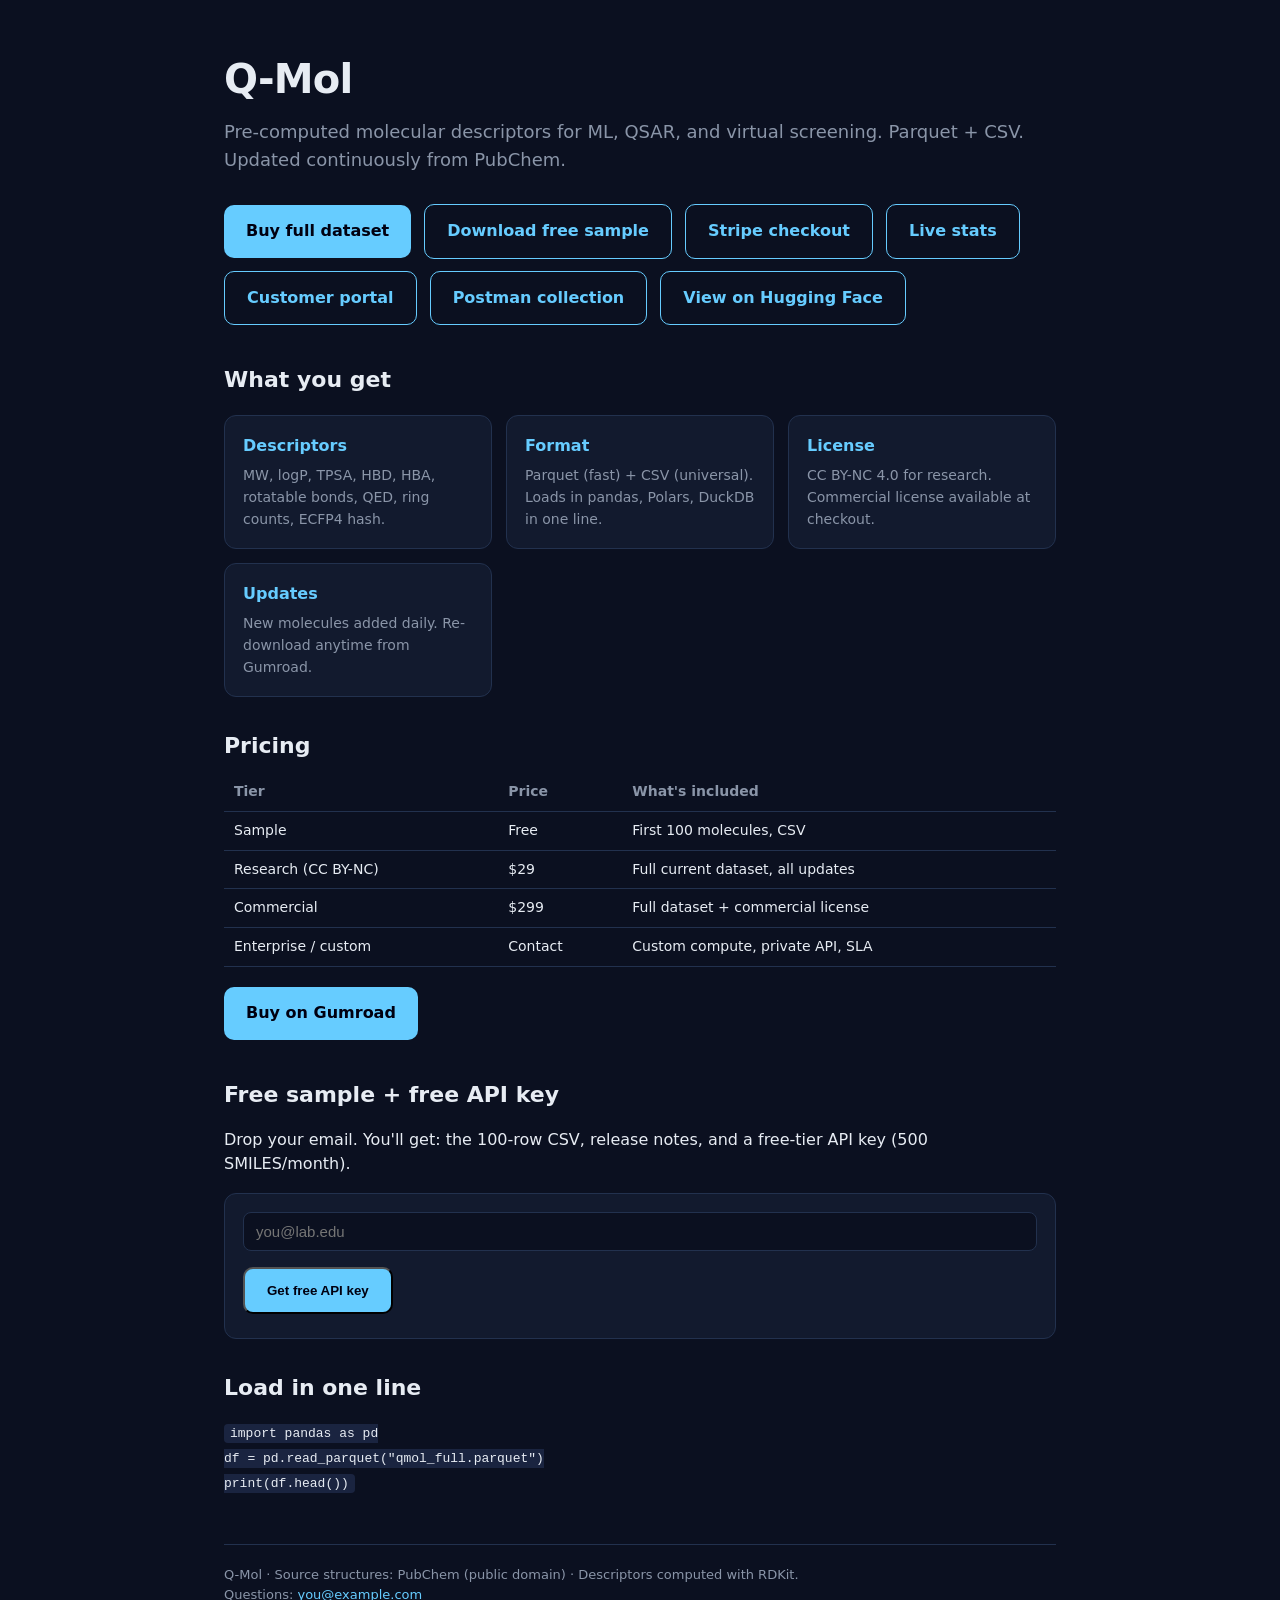
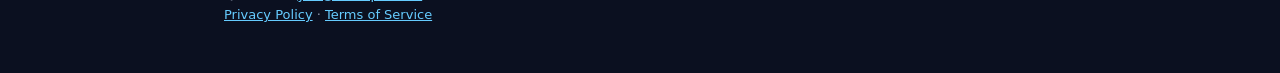
<file: landing/index.html>
<!doctype html>
<html lang="en">
<head>
<meta charset="utf-8" />
<meta name="viewport" content="width=device-width,initial-scale=1" />
<title>Q-Mol — Computed Molecular Descriptor Dataset</title>
<meta name="description" content="Pre-computed molecular descriptors for ML / QSAR / virtual screening. Parquet + CSV. Updated continuously." />
<style>
  :root { --bg:#0b1020; --fg:#e7ecf3; --accent:#6cf; --muted:#8a95a8; --card:#121a2e; }
  * { box-sizing: border-box; }
  body { margin:0; background:var(--bg); color:var(--fg); font:16px/1.55 system-ui,Segoe UI,Roboto,Helvetica,Arial,sans-serif; }
  a { color: var(--accent); }
  .wrap { max-width: 880px; margin: 0 auto; padding: 48px 24px; }
  h1 { font-size: 40px; margin: 0 0 8px; letter-spacing: -0.02em; }
  h2 { font-size: 22px; margin: 32px 0 10px; }
  .lead { color: var(--muted); font-size: 18px; margin: 0 0 24px; }
  .cta { display:inline-block; background:var(--accent); color:#001; padding:14px 22px; border-radius:10px; font-weight:700; text-decoration:none; margin:6px 8px 6px 0; }
  .cta.secondary { background:transparent; color:var(--accent); border:1px solid var(--accent); }
  .grid { display:grid; grid-template-columns:repeat(auto-fit,minmax(220px,1fr)); gap:14px; margin:18px 0; }
  .card { background:var(--card); padding:18px; border-radius:12px; border:1px solid #22314e; }
  .card h3 { margin:0 0 6px; font-size:16px; color:var(--accent); }
  .card p { margin:0; color:var(--muted); font-size:14px; }
  table { width:100%; border-collapse:collapse; margin-top:10px; }
  th, td { text-align:left; padding:8px 10px; border-bottom:1px solid #22314e; font-size:14px; }
  th { color:var(--muted); font-weight:600; }
  code { background:#1a2440; padding:2px 6px; border-radius:4px; font-size:13px; }
  footer { color:var(--muted); font-size:13px; margin-top:48px; border-top:1px solid #22314e; padding-top:20px; }
  form { background:var(--card); padding:18px; border-radius:12px; border:1px solid #22314e; margin-top:14px; }
  input { width:100%; padding:10px 12px; border-radius:8px; border:1px solid #22314e; background:#0b1020; color:var(--fg); font-size:15px; }
</style>
</head>
<body>
<div class="wrap">
  <h1>Q-Mol</h1>
  <p class="lead">Pre-computed molecular descriptors for ML, QSAR, and virtual screening. Parquet + CSV. Updated continuously from PubChem.</p>

  <a class="cta" href="#buy">Buy full dataset</a>
  <a class="cta secondary" href="#sample">Download free sample</a>
  <a class="cta secondary" href="checkout.html">Stripe checkout</a>
  <a class="cta secondary" href="stats.html">Live stats</a>
  <a class="cta secondary" href="portal.html">Customer portal</a>
  <a class="cta secondary" href="qmol-postman.json">Postman collection</a>
  <a class="cta secondary" href="https://huggingface.co/datasets" target="_blank" rel="noopener">View on Hugging Face</a>

  <h2>What you get</h2>
  <div class="grid">
    <div class="card"><h3>Descriptors</h3><p>MW, logP, TPSA, HBD, HBA, rotatable bonds, QED, ring counts, ECFP4 hash.</p></div>
    <div class="card"><h3>Format</h3><p>Parquet (fast) + CSV (universal). Loads in pandas, Polars, DuckDB in one line.</p></div>
    <div class="card"><h3>License</h3><p>CC BY-NC 4.0 for research. Commercial license available at checkout.</p></div>
    <div class="card"><h3>Updates</h3><p>New molecules added daily. Re-download anytime from Gumroad.</p></div>
  </div>

  <h2 id="buy">Pricing</h2>
  <table>
    <tr><th>Tier</th><th>Price</th><th>What's included</th></tr>
    <tr><td>Sample</td><td>Free</td><td>First 100 molecules, CSV</td></tr>
    <tr><td>Research (CC BY-NC)</td><td>$29</td><td>Full current dataset, all updates</td></tr>
    <tr><td>Commercial</td><td>$299</td><td>Full dataset + commercial license</td></tr>
    <tr><td>Enterprise / custom</td><td>Contact</td><td>Custom compute, private API, SLA</td></tr>
  </table>
  <p style="margin-top:14px;">
    <a class="cta" href="https://gumroad.com/l/YOUR-PRODUCT" target="_blank" rel="noopener">Buy on Gumroad</a>
  </p>

  <h2 id="sample">Free sample + free API key</h2>
  <p>Drop your email. You'll get: the 100-row CSV, release notes, and a free-tier API key (500 SMILES/month).</p>
  <form id="signupForm">
    <input type="email" id="signupEmail" placeholder="you@lab.edu" required />
    <p style="margin:10px 0 0;"><button class="cta" type="submit">Get free API key</button></p>
    <pre id="signupResult" style="display:none;background:#0b1020;padding:10px;border-radius:8px;margin-top:10px;overflow:auto;"></pre>
  </form>
  <script>
    const API_BASE = (window.QMOL_API || "https://qua-22p1.onrender.com").replace(/\/$/, "");
    document.getElementById("signupForm").addEventListener("submit", async (e) => {
      e.preventDefault();
      const email = document.getElementById("signupEmail").value;
      const out = document.getElementById("signupResult");
      out.style.display = "block";
      out.textContent = "Signing you up...";
      try {
        const r = await fetch(API_BASE + "/signup", {
          method: "POST",
          headers: {"content-type": "application/json"},
          body: JSON.stringify({ email })
        });
        const j = await r.json();
        if (!r.ok) { out.textContent = "Error: " + (j.detail || r.statusText); return; }
        out.textContent =
          "Your API key (save it):\n  " + j.api_key +
          "\n\nQuota: " + j.monthly_quota + " SMILES/month (free tier)." +
          "\n\nTry it:\n" +
          "  curl -X POST " + API_BASE + "/compute/premium \\\n" +
          "    -H 'x-api-key: " + j.api_key + "' \\\n" +
          "    -H 'content-type: application/json' \\\n" +
          "    -d '{\"smiles\": [\"CCO\"]}'";
      } catch (err) { out.textContent = "Network error: " + err.message; }
    });
  </script>

  <h2>Load in one line</h2>
  <pre><code>import pandas as pd
df = pd.read_parquet("qmol_full.parquet")
print(df.head())</code></pre>

  <footer>
    Q-Mol &middot; Source structures: PubChem (public domain) &middot; Descriptors computed with RDKit.<br>
    Questions: <a href="mailto:you@example.com">you@example.com</a><br>
    <a href="/privacy">Privacy Policy</a> &middot; <a href="/terms">Terms of Service</a>
  </footer>
</div>
</body>
</html>
</file>
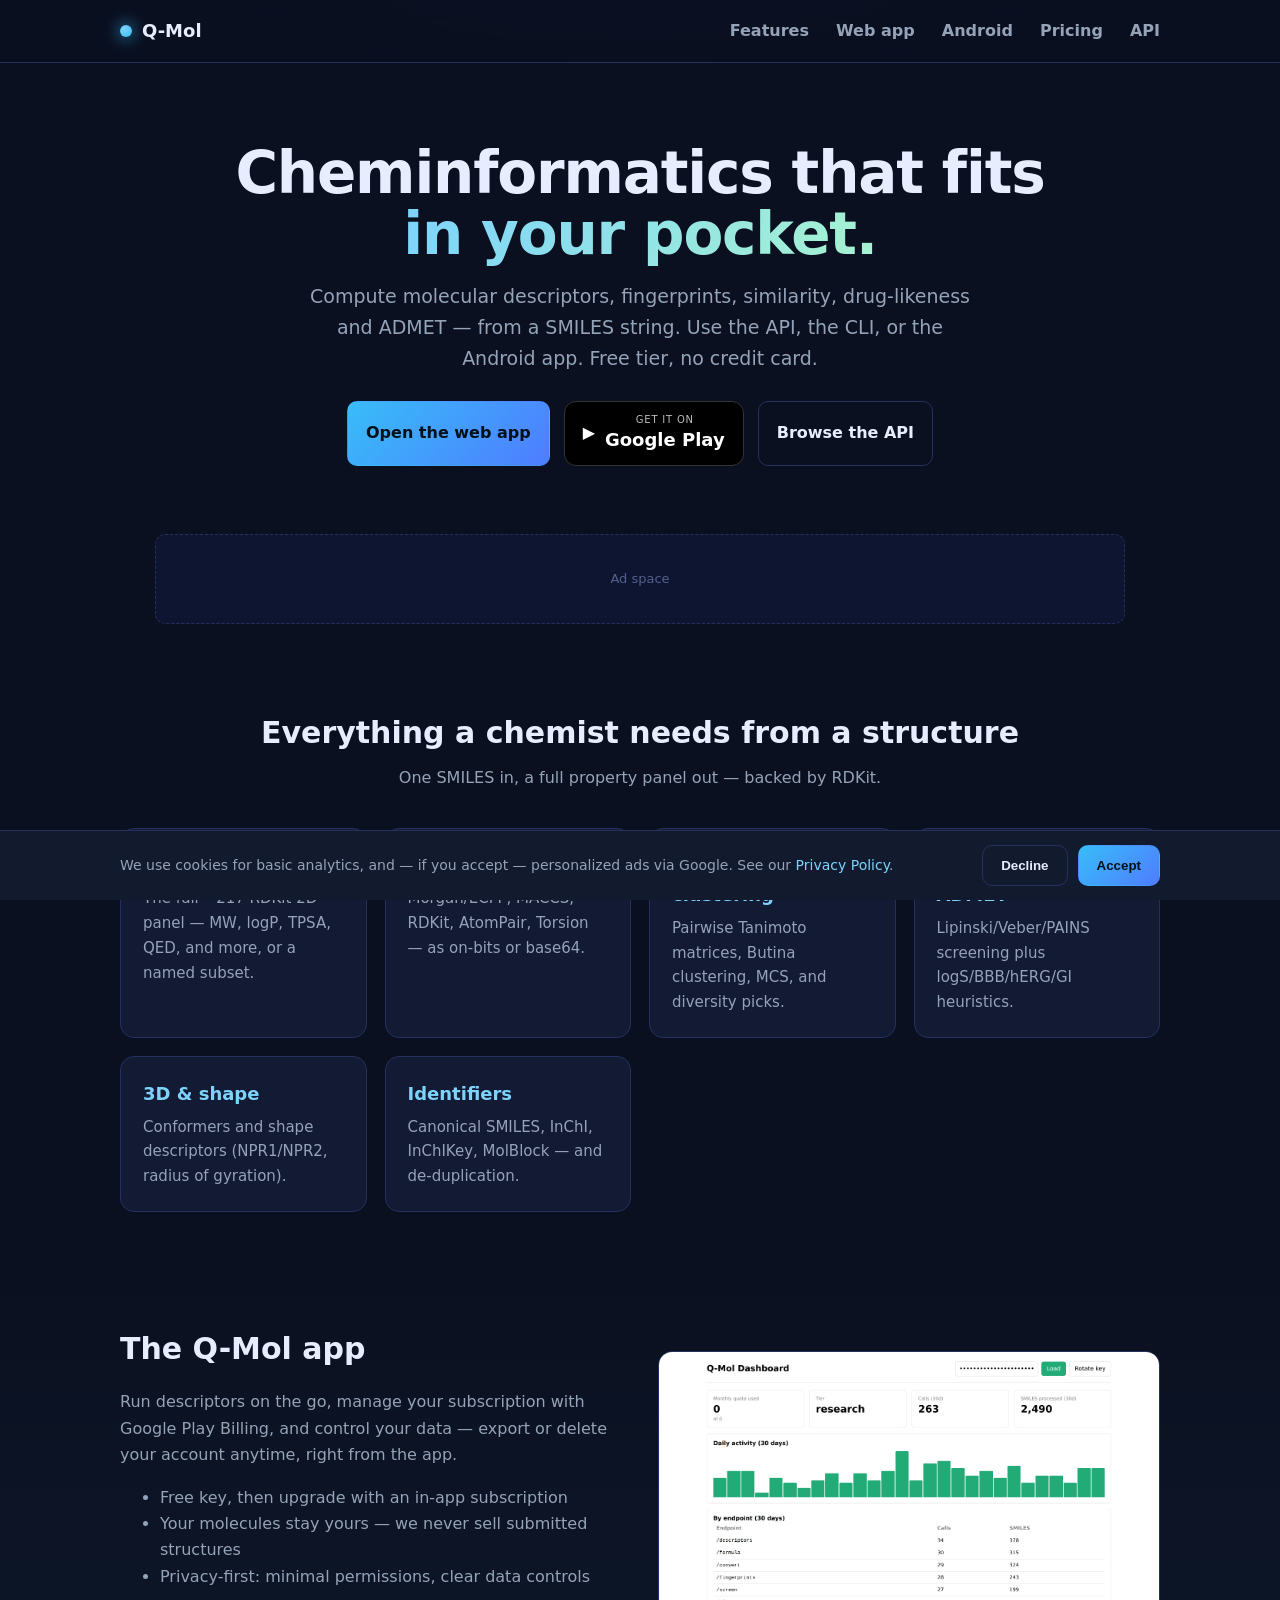
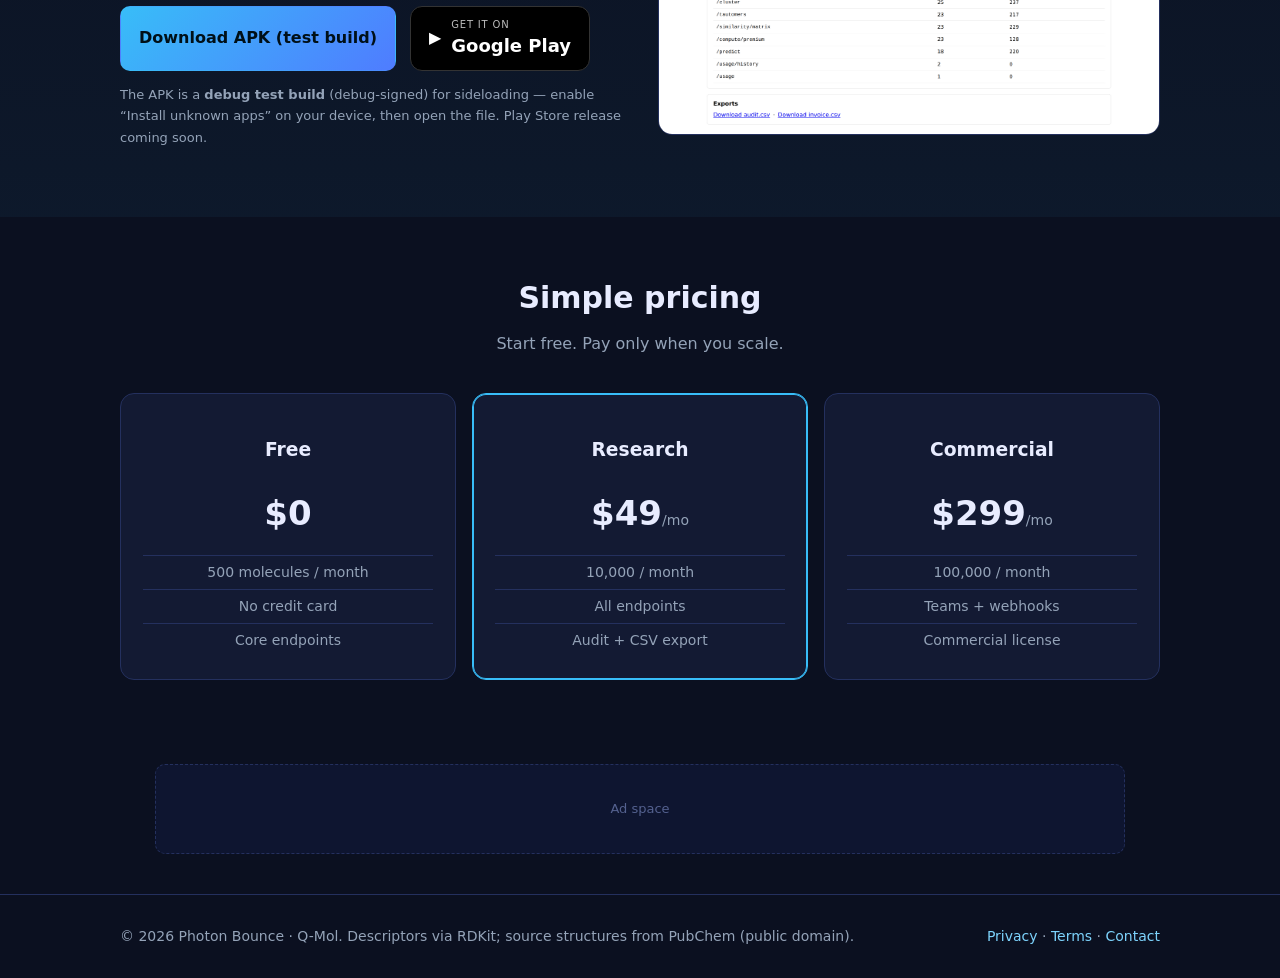
<file: microsite/index.html>
<!doctype html>
<html lang="en">
<head>
<meta charset="utf-8" />
<meta name="viewport" content="width=device-width, initial-scale=1" />
<title>Q-Mol — molecular descriptors & cheminformatics, on the go</title>
<meta name="description" content="Compute molecular descriptors, fingerprints, similarity, ADMET and more — via the Q-Mol API, CLI, and Android app. Free tier, no card." />
<meta property="og:title" content="Q-Mol — cheminformatics for chemists & ML" />
<meta property="og:description" content="Descriptors, fingerprints, similarity, screening, ADMET — API + Android app." />
<meta property="og:type" content="website" />
<link rel="preconnect" href="https://qua-22p1.onrender.com" />
<link rel="icon" href="data:image/svg+xml,%3Csvg xmlns=%27http://www.w3.org/2000/svg%27 viewBox=%270 0 32 32%27%3E%3Ccircle cx=%2716%27 cy=%2716%27 r=%2713%27 fill=%27%2338bdf8%27/%3E%3C/svg%3E" />
<link rel="stylesheet" href="assets/styles.css" />

<!--
  GOOGLE ADSENSE — when you're ready to run ads:
  1) Replace ca-pub-XXXXXXXXXXXXXXXX below with your AdSense publisher id.
  2) Put your ads.txt at the DOMAIN ROOT (not /qmol) — see assets/ads.txt.
  The script is intentionally NOT loaded until the visitor accepts cookies
  (see the consent banner at the bottom) so the site is privacy-compliant.
-->
<meta name="google-adsense-account" content="ca-pub-XXXXXXXXXXXXXXXX" />
</head>
<body>

<header class="nav">
  <div class="container">
    <div class="brand"><span class="dot"></span> Q-Mol</div>
    <nav>
      <a href="#features">Features</a>
      <a href="app.html">Web app</a>
      <a href="#app">Android</a>
      <a href="#pricing">Pricing</a>
      <a href="https://qua-22p1.onrender.com/reference">API</a>
    </nav>
  </div>
</header>

<main>
  <section class="hero">
    <div class="container">
      <h1>Cheminformatics that fits<br /><span class="grad">in your pocket.</span></h1>
      <p class="sub">Compute molecular descriptors, fingerprints, similarity, drug-likeness
        and ADMET — from a SMILES string. Use the API, the CLI, or the Android app.
        Free tier, no credit card.</p>
      <div class="cta-row">
        <a class="btn primary" href="app.html">Open the web app</a>
        <a class="play-badge" href="#app"><span>▶</span><span><small>Get it on</small><b>Google Play</b></span></a>
        <a class="btn ghost" href="https://qua-22p1.onrender.com/reference">Browse the API</a>
      </div>
    </div>
  </section>

  <!-- Ad slot (renders only after consent; see bottom) -->
  <div class="container"><div class="ad-slot" data-ad>Ad space</div></div>

  <section id="features">
    <div class="container">
      <h2 class="section">Everything a chemist needs from a structure</h2>
      <p class="lead">One SMILES in, a full property panel out — backed by RDKit.</p>
      <div class="grid">
        <div class="card"><h3>Descriptors</h3><p>The full ~217 RDKit 2D panel — MW, logP, TPSA, QED, and more, or a named subset.</p></div>
        <div class="card"><h3>Fingerprints</h3><p>Morgan/ECFP, MACCS, RDKit, AtomPair, Torsion — as on-bits or base64.</p></div>
        <div class="card"><h3>Similarity & clustering</h3><p>Pairwise Tanimoto matrices, Butina clustering, MCS, and diversity picks.</p></div>
        <div class="card"><h3>Drug-likeness & ADMET</h3><p>Lipinski/Veber/PAINS screening plus logS/BBB/hERG/GI heuristics.</p></div>
        <div class="card"><h3>3D & shape</h3><p>Conformers and shape descriptors (NPR1/NPR2, radius of gyration).</p></div>
        <div class="card"><h3>Identifiers</h3><p>Canonical SMILES, InChI, InChIKey, MolBlock — and de-duplication.</p></div>
      </div>
    </div>
  </section>

  <section id="app" style="background:linear-gradient(180deg,transparent,rgba(56,189,248,.05));">
    <div class="container">
      <div class="split">
        <div>
          <h2 class="section" style="text-align:left">The Q-Mol app</h2>
          <p style="color:var(--muted)">Run descriptors on the go, manage your subscription with
            Google Play Billing, and control your data — export or delete your account anytime,
            right from the app.</p>
          <ul style="color:var(--muted)">
            <li>Free key, then upgrade with an in-app subscription</li>
            <li>Your molecules stay yours — we never sell submitted structures</li>
            <li>Privacy-first: minimal permissions, clear data controls</li>
          </ul>
          <div class="cta-row" style="justify-content:flex-start">
            <a class="btn primary" href="https://github.com/PhotonBounce/qmol/releases/latest/download/qmol-debug.apk">Download APK (test build)</a>
            <a class="play-badge" href="#"><span>▶</span><span><small>Get it on</small><b>Google Play</b></span></a>
          </div>
          <p style="color:var(--muted);font-size:13px">
            The APK is a <b>debug test build</b> (debug-signed) for sideloading — enable
            “Install unknown apps” on your device, then open the file. Play Store release coming soon.</p>
        </div>
        <div>
          <img class="shot" src="assets/shot-dashboard.png" alt="Q-Mol usage dashboard" loading="lazy" />
        </div>
      </div>
    </div>
  </section>

  <section id="pricing">
    <div class="container">
      <h2 class="section">Simple pricing</h2>
      <p class="lead">Start free. Pay only when you scale.</p>
      <div class="price">
        <div class="tier"><h3>Free</h3><div class="amt">$0</div>
          <ul><li>500 molecules / month</li><li>No credit card</li><li>Core endpoints</li></ul></div>
        <div class="tier feat"><h3>Research</h3><div class="amt">$49<span>/mo</span></div>
          <ul><li>10,000 / month</li><li>All endpoints</li><li>Audit + CSV export</li></ul></div>
        <div class="tier"><h3>Commercial</h3><div class="amt">$299<span>/mo</span></div>
          <ul><li>100,000 / month</li><li>Teams + webhooks</li><li>Commercial license</li></ul></div>
      </div>
    </div>
  </section>

  <div class="container"><div class="ad-slot" data-ad>Ad space</div></div>
</main>

<footer>
  <div class="container">
    <div>© 2026 Photon Bounce · Q-Mol. Descriptors via RDKit; source structures from PubChem (public domain).</div>
    <div><a href="privacy.html">Privacy</a> · <a href="terms.html">Terms</a> · <a href="mailto:hi@photon-bounce.com">Contact</a></div>
  </div>
</footer>

<!-- Cookie / ads consent -->
<div id="consent">
  <div class="container">
    <p>We use cookies for basic analytics, and — if you accept — personalized ads via Google.
      See our <a href="privacy.html">Privacy Policy</a>.</p>
    <div style="display:flex;gap:10px">
      <button class="btn ghost" onclick="qmConsent(false)">Decline</button>
      <button class="btn primary" onclick="qmConsent(true)">Accept</button>
    </div>
  </div>
</div>

<script>
  // Show the banner until a choice is stored.
  (function () {
    var choice = localStorage.getItem('qm_consent');
    if (!choice) document.getElementById('consent').classList.add('show');
    else if (choice === 'yes') loadAds();
  })();

  function qmConsent(accept) {
    localStorage.setItem('qm_consent', accept ? 'yes' : 'no');
    document.getElementById('consent').classList.remove('show');
    if (accept) loadAds();
  }

  // Loads Google AdSense only after consent. Replace the publisher id first.
  function loadAds() {
    var PUB = 'ca-pub-XXXXXXXXXXXXXXXX';
    if (PUB.indexOf('X') !== -1) return; // not configured yet — leave placeholders
    var s = document.createElement('script');
    s.async = true;
    s.src = 'https://pagead2.googlesyndication.com/pagead/js/adsbygoogle.js?client=' + PUB;
    s.crossOrigin = 'anonymous';
    document.head.appendChild(s);
    document.querySelectorAll('[data-ad]').forEach(function (el) {
      el.innerHTML = '<ins class="adsbygoogle" style="display:block;width:100%" data-ad-client="'
        + PUB + '" data-ad-slot="0000000000" data-ad-format="auto" data-full-width-responsive="true"></ins>';
      (window.adsbygoogle = window.adsbygoogle || []).push({});
    });
  }
</script>
</body>
</html>
</file>
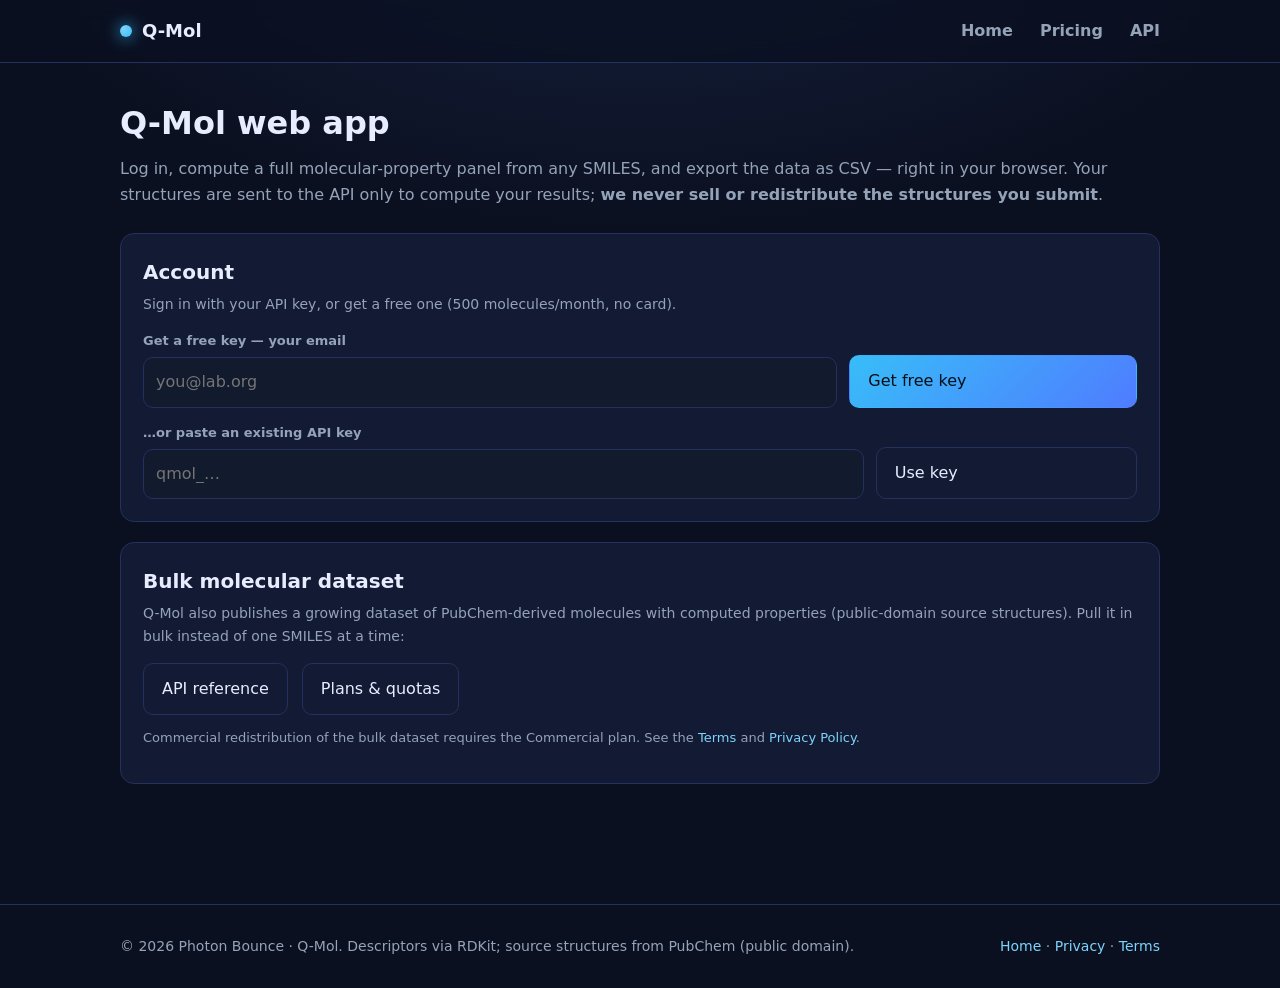
<file: landing/app.html>
<!doctype html>
<html lang="en">
<head>
<meta charset="utf-8" />
<meta name="viewport" content="width=device-width, initial-scale=1" />
<title>Q-Mol — web app</title>
<meta name="description" content="Q-Mol web app: log in, compute molecular descriptors from SMILES, and export the results as CSV. Powered by RDKit." />
<link rel="icon" href="data:image/svg+xml,%3Csvg xmlns=%27http://www.w3.org/2000/svg%27 viewBox=%270 0 32 32%27%3E%3Ccircle cx=%2716%27 cy=%2716%27 r=%2713%27 fill=%27%2338bdf8%27/%3E%3C/svg%3E" />
<style>
  :root { --bg:#0b1020; --bg2:#121a2e; --card:#131a33; --line:#24305e; --ink:#e8ecff;
    --muted:#94a3b8; --brand:#38bdf8; --brand2:#7dd3fc; --accent:#a7f3d0; --radius:14px; }
  * { box-sizing: border-box; }
  body { margin:0; font:16px/1.65 ui-sans-serif, system-ui, "Segoe UI", Roboto, Arial, sans-serif;
    background: radial-gradient(1200px 600px at 50% -10%, #16213f 0%, var(--bg) 55%); color: var(--ink); -webkit-font-smoothing: antialiased; }
  a { color: var(--brand2); text-decoration: none; } a:hover { text-decoration: underline; }
  .container { max-width: 1080px; margin: 0 auto; padding: 0 20px; }
  header.nav { position: sticky; top: 0; z-index: 20; backdrop-filter: blur(10px);
    background: rgba(11,16,32,.72); border-bottom: 1px solid var(--line); }
  .nav .container { display: flex; align-items: center; justify-content: space-between; height: 62px; }
  .brand { display: flex; align-items: center; gap: 10px; font-weight: 800; font-size: 18px; }
  .brand .dot { width: 12px; height: 12px; border-radius: 50%;
    background: radial-gradient(circle at 30% 30%, var(--brand2), var(--brand)); box-shadow: 0 0 16px var(--brand); }
  .nav nav a { color: var(--muted); margin-left: 22px; font-weight: 600; }
  .nav nav a:hover { color: var(--ink); text-decoration: none; }
  .btn { display: inline-flex; align-items: center; gap: 8px; padding: 12px 18px; border-radius: 10px;
    font-weight: 700; cursor: pointer; border: 1px solid transparent; font: inherit; }
  .btn.primary { background: linear-gradient(135deg, var(--brand), #4f7cff); color: #001018; }
  .btn.ghost { background: transparent; border-color: var(--line); color: var(--ink); }
  .btn:hover { text-decoration: none; }
  .btn:disabled { opacity: .55; cursor: default; }
  .cta-row { display: flex; gap: 14px; flex-wrap: wrap; }
  .app-main { padding: 34px 0 60px; }
  .panel { background: var(--card); border: 1px solid var(--line); border-radius: var(--radius); padding: 22px; margin: 0 0 20px; }
  .panel h2 { margin: 0 0 4px; font-size: 20px; }
  .panel .hint { color: var(--muted); font-size: 14px; margin: 0 0 14px; }
  label.fld { display: block; font-size: 13px; color: var(--muted); margin: 0 0 6px; font-weight: 600; }
  input.in, textarea.in, select.in { width: 100%; background: var(--bg2); border: 1px solid var(--line); color: var(--ink);
    border-radius: 10px; padding: 11px 12px; font: inherit; }
  textarea.in { min-height: 96px; resize: vertical; font-family: ui-monospace, SFMono-Regular, Menlo, monospace; font-size: 14px; }
  .row { display: flex; gap: 12px; flex-wrap: wrap; align-items: flex-end; }
  .row > * { flex: 1 1 auto; } .row .grow { flex: 3 1 240px; }
  .muted { color: var(--muted); }
  .pill { display: inline-block; background: var(--bg2); border: 1px solid var(--line); border-radius: 999px;
    padding: 3px 12px; font-size: 13px; color: var(--brand2); }
  .err { color: #fca5a5; font-size: 14px; margin: 10px 0 0; }
  .ok { color: var(--accent); font-size: 14px; margin: 10px 0 0; }
  .tablewrap { overflow-x: auto; margin-top: 14px; border: 1px solid var(--line); border-radius: 10px; }
  table.res { width: 100%; border-collapse: collapse; font-size: 14px; }
  table.res th, table.res td { text-align: left; padding: 8px 12px; border-bottom: 1px solid var(--line); white-space: nowrap; }
  table.res th { background: var(--bg2); color: var(--brand2); position: sticky; top: 0; }
  table.res tbody tr:hover { background: rgba(56,189,248,.05); }
  .spin { display: inline-block; width: 16px; height: 16px; border: 2px solid var(--line); border-top-color: var(--brand);
    border-radius: 50%; animation: sp .7s linear infinite; vertical-align: -3px; }
  @keyframes sp { to { transform: rotate(360deg); } }
  .small { font-size: 13px; }
  footer { border-top: 1px solid var(--line); padding: 30px 0; color: var(--muted); font-size: 14px; margin-top: 40px; }
  footer .container { display: flex; justify-content: space-between; flex-wrap: wrap; gap: 12px; }
</style>
</head>
<body>

<header class="nav">
  <div class="container">
    <a class="brand" href="index.html" style="color:inherit"><span class="dot"></span> Q-Mol</a>
    <nav>
      <a href="index.html">Home</a>
      <a href="/plans">Pricing</a>
      <a href="/reference">API</a>
    </nav>
  </div>
</header>

<main class="app-main">
  <div class="container">

    <h1 style="margin:0 0 6px">Q-Mol web app</h1>
    <p class="muted" style="margin:0 0 24px">
      Log in, compute a full molecular-property panel from any SMILES, and export the data as CSV —
      right in your browser. Your structures are sent to the API only to compute your results;
      <b>we never sell or redistribute the structures you submit</b>.
    </p>

    <section class="panel" id="authPanel">
      <h2>Account</h2>
      <p class="hint" id="authHint">Sign in with your API key, or get a free one (500 molecules/month, no card).</p>
      <div id="loggedOut">
        <div class="row">
          <div class="grow">
            <label class="fld" for="email">Get a free key — your email</label>
            <input class="in" id="email" type="email" placeholder="you@lab.org" autocomplete="email" />
          </div>
          <button class="btn primary" id="btnSignup" type="button">Get free key</button>
        </div>
        <div class="row" style="margin-top:14px">
          <div class="grow">
            <label class="fld" for="keyIn">…or paste an existing API key</label>
            <input class="in" id="keyIn" type="text" placeholder="qmol_…" autocomplete="off" spellcheck="false" />
          </div>
          <button class="btn ghost" id="btnUseKey" type="button">Use key</button>
        </div>
        <p class="err" id="authErr" hidden></p>
      </div>
      <div id="loggedIn" hidden>
        <div class="row" style="align-items:center">
          <div class="grow">
            <div>Signed in — key <span class="pill" id="keyMask"></span></div>
            <div class="muted small" id="usageLine" style="margin-top:6px">Loading usage…</div>
          </div>
          <button class="btn ghost" id="btnSignout" type="button">Sign out</button>
        </div>
      </div>
    </section>

    <section class="panel" id="computePanel" hidden>
      <h2>Compute molecular data</h2>
      <p class="hint">One SMILES per line (or comma-separated). You get a property panel per molecule; download it as CSV.</p>
      <label class="fld" for="smiles">SMILES</label>
      <textarea class="in" id="smiles" spellcheck="false">CC(=O)Oc1ccccc1C(=O)O
c1ccccc1
CCO
CN1C=NC2=C1C(=O)N(C(=O)N2C)C</textarea>
      <div class="row" style="margin-top:12px">
        <div style="flex:0 0 auto">
          <label class="fld" for="panel">Panel</label>
          <select class="in" id="panel">
            <option value="curated" selected>Curated (9 key properties)</option>
            <option value="full">Full RDKit panel (~200)</option>
          </select>
        </div>
        <div style="flex:0 0 auto; display:flex; gap:10px; align-items:flex-end">
          <button class="btn primary" id="btnCompute" type="button">Compute</button>
          <button class="btn ghost" id="btnCsv" type="button" disabled>Download CSV</button>
        </div>
      </div>
      <p class="err" id="compErr" hidden></p>
      <p class="ok" id="compOk" hidden></p>
      <div class="tablewrap" id="tableWrap" hidden><table class="res" id="resTable"></table></div>
    </section>

    <section class="panel">
      <h2>Bulk molecular dataset</h2>
      <p class="hint">
        Q-Mol also publishes a growing dataset of PubChem-derived molecules with computed properties
        (public-domain source structures). Pull it in bulk instead of one SMILES at a time:
      </p>
      <div class="cta-row">
        <a class="btn ghost" href="/reference">API reference</a>
        <a class="btn ghost" href="/plans">Plans &amp; quotas</a>
      </div>
      <p class="muted small" style="margin-top:12px">
        Commercial redistribution of the bulk dataset requires the Commercial plan.
        See the <a href="terms.html">Terms</a> and <a href="privacy.html">Privacy Policy</a>.
      </p>
    </section>

  </div>
</main>

<footer>
  <div class="container">
    <div>© 2026 Photon Bounce · Q-Mol. Descriptors via RDKit; source structures from PubChem (public domain).</div>
    <div><a href="index.html">Home</a> · <a href="privacy.html">Privacy</a> · <a href="terms.html">Terms</a></div>
  </div>
</footer>

<script>
(function () {
  "use strict";
  var API = (window.QMOL_API || location.origin || "https://qua-22p1.onrender.com").replace(/\/$/, "");
  var CURATED = ["MolWt","MolLogP","TPSA","NumHDonors","NumHAcceptors",
                 "NumRotatableBonds","RingCount","FractionCSP3","qed"];
  var lastRows = [], lastCols = [];

  function $(id) { return document.getElementById(id); }
  function show(el, on) { el.hidden = !on; }
  function getKey() { return localStorage.getItem("qm_key") || ""; }
  function setKey(k) { if (k) localStorage.setItem("qm_key", k); else localStorage.removeItem("qm_key"); }

  function api(path, opts) {
    opts = opts || {};
    var headers = { "content-type": "application/json" };
    if (opts.auth) headers["x-api-key"] = getKey();
    return fetch(API + path, {
      method: opts.method || "GET", headers: headers,
      body: opts.body ? JSON.stringify(opts.body) : undefined
    }).then(function (r) {
      return r.text().then(function (t) {
        var j = {};
        try { j = t ? JSON.parse(t) : {}; } catch (e) { j = { detail: t }; }
        if (!r.ok) throw new Error((j && j.detail) ? j.detail : ("HTTP " + r.status));
        return j;
      });
    });
  }

  function renderAuth() {
    var k = getKey();
    show($("loggedOut"), !k); show($("loggedIn"), !!k); show($("computePanel"), !!k);
    if (k) { $("keyMask").textContent = k.slice(0, 9) + "…" + k.slice(-4); loadUsage(); }
  }
  function loadUsage() {
    $("usageLine").textContent = "Loading usage…";
    api("/usage", { auth: true }).then(function (u) {
      $("usageLine").textContent = "Tier " + (u.tier || "?") + " · " + u.used_this_month + " / " + u.monthly_quota + " molecules this month";
    }).catch(function (e) { $("usageLine").textContent = "Could not load usage: " + e.message; });
  }
  function authErr(msg) { var el = $("authErr"); el.textContent = msg; show(el, !!msg); }

  $("btnSignup").addEventListener("click", function () {
    authErr(""); var email = $("email").value.trim();
    if (!email) { authErr("Enter an email to get a free key."); return; }
    var btn = this; btn.disabled = true; btn.textContent = "Working…";
    api("/signup", { method: "POST", body: { email: email } }).then(function (r) {
      setKey(r.api_key); renderAuth();
    }).catch(function (e) { authErr(e.message); })
      .then(function () { btn.disabled = false; btn.textContent = "Get free key"; });
  });
  $("btnUseKey").addEventListener("click", function () {
    authErr(""); var k = $("keyIn").value.trim();
    if (!k) { authErr("Paste your API key."); return; }
    setKey(k);
    api("/usage", { auth: true }).then(function () { renderAuth(); })
      .catch(function (e) { setKey(""); authErr("That key didn't work: " + e.message); });
  });
  $("btnSignout").addEventListener("click", function () { setKey(""); renderAuth(); });

  function parseSmiles(text) { return text.split(/[\n,]+/).map(function (s) { return s.trim(); }).filter(Boolean); }
  function compErr(msg) { var el = $("compErr"); el.textContent = msg; show(el, !!msg); }
  function compOk(msg) { var el = $("compOk"); el.textContent = msg; show(el, !!msg); }

  $("btnCompute").addEventListener("click", function () {
    compErr(""); compOk("");
    var list = parseSmiles($("smiles").value);
    if (!list.length) { compErr("Enter at least one SMILES."); return; }
    if (list.length > 200) { compErr("Please keep it to 200 molecules per run."); return; }
    var full = $("panel").value === "full";
    var body = { smiles: list }; if (!full) body.names = CURATED;
    var btn = this; btn.disabled = true; btn.innerHTML = '<span class="spin"></span> Computing…';
    $("btnCsv").disabled = true;
    api("/descriptors", { method: "POST", auth: true, body: body }).then(function (r) {
      renderTable(r.results || []);
      compOk("Computed " + (r.results ? r.results.length : 0) + " molecule(s).");
      loadUsage();
    }).catch(function (e) { compErr(e.message); })
      .then(function () { btn.disabled = false; btn.textContent = "Compute"; });
  });

  function renderTable(results) {
    lastRows = results;
    var keys = [], seen = {};
    results.forEach(function (row) {
      Object.keys(row.descriptors || {}).forEach(function (k) { if (!seen[k]) { seen[k] = 1; keys.push(k); } });
    });
    lastCols = keys;
    var head = "<thead><tr><th>SMILES</th>" + keys.map(function (k) { return "<th>" + esc(k) + "</th>"; }).join("") + "</tr></thead>";
    var bodyRows = results.map(function (row) {
      var d = row.descriptors || {};
      return "<tr><td>" + esc(row.smiles || "") + "</td>" + keys.map(function (k) { return "<td>" + fmt(d[k]) + "</td>"; }).join("") + "</tr>";
    }).join("");
    $("resTable").innerHTML = head + "<tbody>" + bodyRows + "</tbody>";
    show($("tableWrap"), true);
    $("btnCsv").disabled = results.length === 0;
  }
  function fmt(v) {
    if (v === null || v === undefined) return "—";
    if (typeof v === "number") return (Math.round(v * 1000) / 1000).toString();
    return esc(String(v));
  }
  function esc(s) { return String(s).replace(/[&<>"]/g, function (c) { return { "&": "&amp;", "<": "&lt;", ">": "&gt;", '"': "&quot;" }[c]; }); }

  $("btnCsv").addEventListener("click", function () {
    if (!lastRows.length) return;
    var cols = lastCols, lines = ["smiles," + cols.map(csvCell).join(",")];
    lastRows.forEach(function (row) {
      var d = row.descriptors || {};
      lines.push([csvCell(row.smiles || "")].concat(cols.map(function (k) {
        var v = d[k]; return csvCell(v === null || v === undefined ? "" : v);
      })).join(","));
    });
    var blob = new Blob([lines.join("\n")], { type: "text/csv" });
    var a = document.createElement("a");
    a.href = URL.createObjectURL(blob); a.download = "qmol-descriptors.csv";
    document.body.appendChild(a); a.click(); document.body.removeChild(a); URL.revokeObjectURL(a.href);
  });
  function csvCell(v) { var s = String(v); return /[",\n]/.test(s) ? '"' + s.replace(/"/g, '""') + '"' : s; }

  renderAuth();
})();
</script>
</body>
</html>
</file>
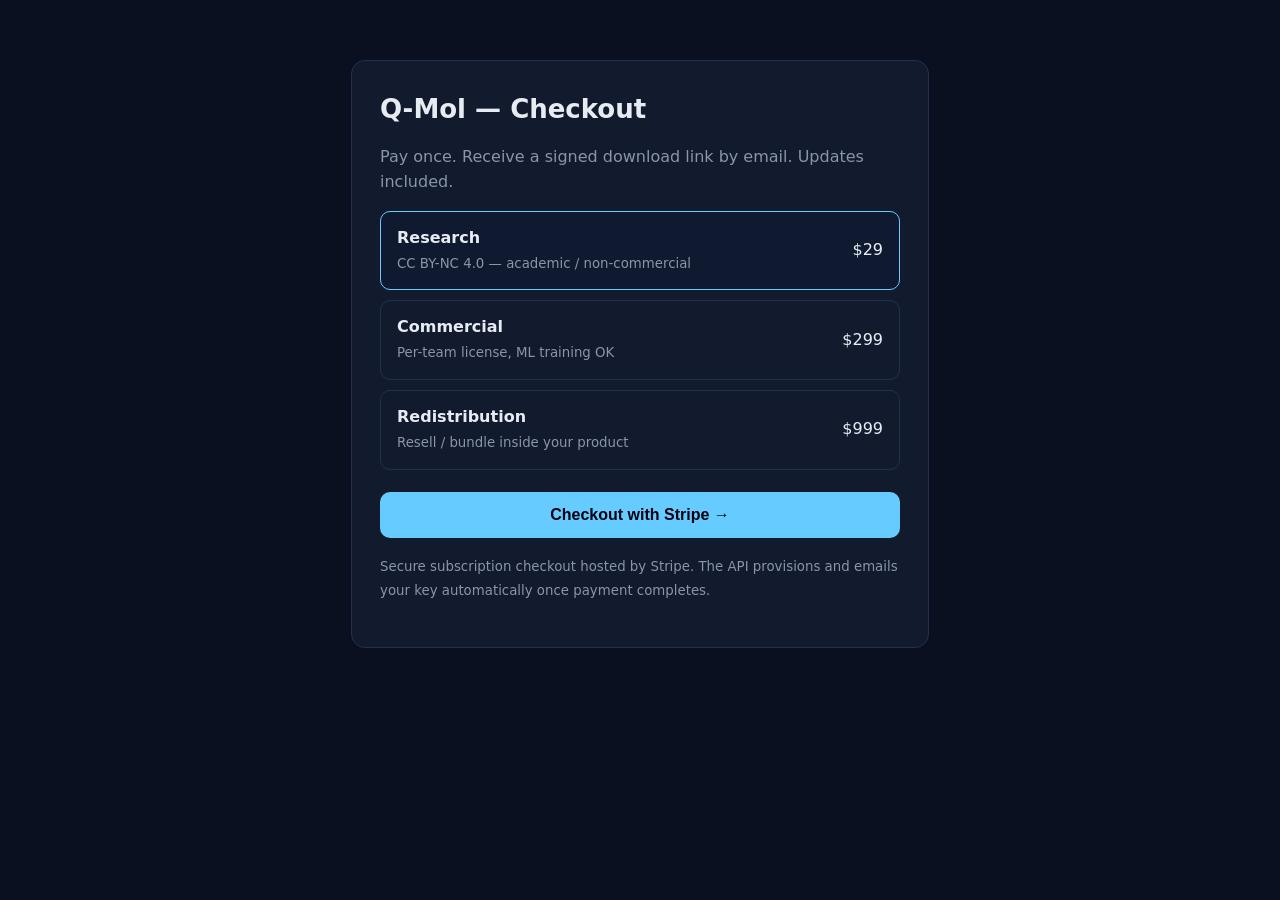
<file: landing/checkout.html>
<!doctype html>
<html lang="en">
<head>
<meta charset="utf-8" />
<title>Q-Mol — Checkout</title>
<meta name="viewport" content="width=device-width,initial-scale=1" />
<style>
  body { font: 16px/1.55 system-ui,Segoe UI,Roboto,Arial,sans-serif;
         background:#0b1020; color:#e7ecf3; margin:0; }
  .wrap { max-width: 520px; margin: 60px auto; padding: 28px; background:#121a2e;
          border-radius: 14px; border: 1px solid #22314e; }
  h1 { margin: 0 0 6px; font-size: 26px; }
  p { color: #8a95a8; }
  .tier { display:flex; justify-content:space-between; align-items:center;
          padding:14px 16px; border:1px solid #22314e; border-radius:10px; margin-bottom:10px; cursor:pointer; }
  .tier.selected { border-color:#6cf; background:#0f1a30; }
  button { width:100%; padding:14px; background:#6cf; color:#001; border:0;
           border-radius:10px; font-weight:700; font-size:16px; cursor:pointer; }
  button:disabled { opacity:.5; cursor:wait; }
  small { color:#8a95a8; }
</style>
</head>
<body>
<div class="wrap">
  <h1>Q-Mol — Checkout</h1>
  <p>Pay once. Receive a signed download link by email. Updates included.</p>

  <div class="tier selected" data-tier="research">
    <div><strong>Research</strong><br><small>CC BY-NC 4.0 — academic / non-commercial</small></div>
    <div>$29</div>
  </div>
  <div class="tier" data-tier="commercial">
    <div><strong>Commercial</strong><br><small>Per-team license, ML training OK</small></div>
    <div>$299</div>
  </div>
  <div class="tier" data-tier="redistribution">
    <div><strong>Redistribution</strong><br><small>Resell / bundle inside your product</small></div>
    <div>$999</div>
  </div>

  <p style="margin-top:22px;"><button id="pay">Checkout with Stripe →</button></p>
  <p><small>Secure subscription checkout hosted by Stripe. The API provisions and
    emails your key automatically once payment completes.</small></p>
</div>

<script>
  const API = (window.QMOL_API || "https://qua-22p1.onrender.com").replace(/\/$/, "");
  let selectedTier = "research";

  document.querySelectorAll(".tier").forEach(el => {
    el.addEventListener("click", () => {
      document.querySelectorAll(".tier").forEach(t => t.classList.remove("selected"));
      el.classList.add("selected");
      selectedTier = el.dataset.tier;
    });
  });

  document.getElementById("pay").addEventListener("click", async (e) => {
    e.target.disabled = true;
    try {
      const r = await fetch(API + "/billing/checkout", {
        method: "POST",
        headers: {"content-type": "application/json"},
        body: JSON.stringify({ tier: selectedTier }),
      });
      const j = await r.json();
      if (!r.ok || !j.url) {
        alert("Checkout unavailable: " + (j.detail || r.status));
        e.target.disabled = false;
        return;
      }
      window.location.href = j.url;   // Stripe-hosted checkout page
    } catch (err) {
      alert("Checkout error: " + err.message);
      e.target.disabled = false;
    }
  });
</script>
</body>
</html>
</file>
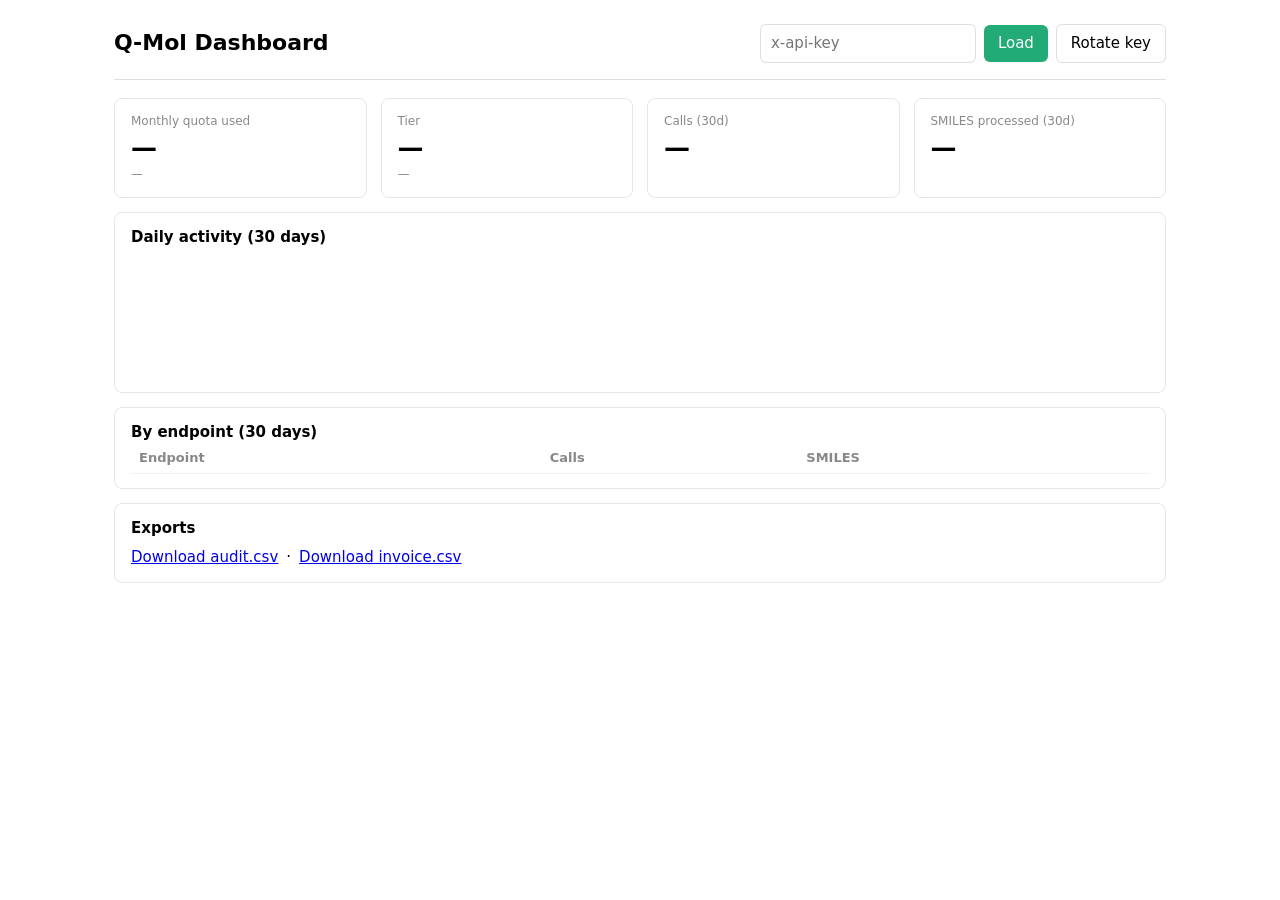
<file: landing/dashboard.html>
<!doctype html>
<html lang="en">
<head>
<meta charset="utf-8" />
<title>Q-Mol — Dashboard</title>
<meta name="viewport" content="width=device-width,initial-scale=1" />
<style>
  :root { color-scheme: light dark; --accent: #2a7; }
  * { box-sizing: border-box; }
  body { font: 15px/1.4 -apple-system, system-ui, Segoe UI, Roboto, sans-serif;
         max-width: 1100px; margin: 0 auto; padding: 24px; }
  header { display: flex; align-items: center; gap: 16px;
           border-bottom: 1px solid #8884; padding-bottom: 16px; margin-bottom: 18px; }
  h1 { margin: 0; font-size: 22px; }
  .grid { display: grid; grid-template-columns: repeat(auto-fit, minmax(230px, 1fr));
          gap: 14px; margin: 14px 0; }
  .card { border: 1px solid #8883; border-radius: 8px; padding: 14px 16px; }
  .kpi { font-size: 26px; font-weight: 700; }
  .sub { color: #888; font-size: 12px; }
  input, button { font: inherit; }
  input[type=password], input[type=text] {
    padding: 8px 10px; border: 1px solid #8884; border-radius: 6px;
    background: Canvas; color: CanvasText; }
  button { padding: 8px 14px; background: var(--accent); color: #fff;
           border: 0; border-radius: 6px; cursor: pointer; }
  button.ghost { background: transparent; color: CanvasText; border: 1px solid #8884; }
  table { width: 100%; border-collapse: collapse; }
  th, td { text-align: left; padding: 6px 8px; border-bottom: 1px solid #8882;
           font-size: 13px; }
  th { font-weight: 600; color: #888; }
  .chart { height: 120px; display: flex; align-items: flex-end; gap: 2px; }
  .bar { flex: 1; background: var(--accent); border-radius: 2px 2px 0 0;
         min-height: 2px; }
  .row { display: flex; gap: 8px; align-items: center; flex-wrap: wrap; }
  .err { color: #c33; }
</style>
</head>
<body>
<header>
  <h1>Q-Mol Dashboard</h1>
  <div class="row" style="margin-left:auto">
    <input id="key" type="password" placeholder="x-api-key" />
    <button id="load">Load</button>
    <button id="rotate" class="ghost" title="Rotate">Rotate key</button>
  </div>
</header>

<div id="err" class="err"></div>

<section class="grid">
  <div class="card"><div class="sub">Monthly quota used</div>
    <div class="kpi" id="used">—</div>
    <div class="sub" id="quota">—</div></div>
  <div class="card"><div class="sub">Tier</div>
    <div class="kpi" id="tier">—</div>
    <div class="sub" id="email">—</div></div>
  <div class="card"><div class="sub">Calls (30d)</div>
    <div class="kpi" id="calls30">—</div></div>
  <div class="card"><div class="sub">SMILES processed (30d)</div>
    <div class="kpi" id="smi30">—</div></div>
</section>

<section class="card">
  <strong>Daily activity (30 days)</strong>
  <div id="chart" class="chart" style="margin-top:10px"></div>
</section>

<section class="card" style="margin-top:14px">
  <strong>By endpoint (30 days)</strong>
  <table id="endpoints"><thead>
    <tr><th>Endpoint</th><th>Calls</th><th>SMILES</th></tr></thead>
    <tbody></tbody></table>
</section>

<section class="card" style="margin-top:14px">
  <strong>Exports</strong>
  <div class="row" style="margin-top:8px">
    <a id="dl-audit" href="#">Download audit.csv</a> ·
    <a id="dl-invoice" href="#">Download invoice.csv</a>
  </div>
</section>

<script>
const $ = (id) => document.getElementById(id);
const fmt = (n) => n.toLocaleString();

async function api(path, opts={}) {
  const key = $('key').value.trim();
  if (!key) throw new Error("Enter your API key");
  const res = await fetch(path, {
    ...opts,
    headers: { "x-api-key": key, ...(opts.headers||{}) },
  });
  if (!res.ok) {
    const t = await res.text();
    throw new Error(`${res.status}: ${t}`);
  }
  const ct = res.headers.get("content-type") || "";
  return ct.includes("json") ? res.json() : res.text();
}

async function load() {
  $('err').textContent = "";
  try {
    const k = $('key').value.trim();
    const [usage, hist] = await Promise.all([
      api('/usage'),
      api('/usage/history?days=30'),
    ]);
    $('used').textContent = fmt(usage.used_this_month ?? 0);
    $('quota').textContent = `of ${fmt(usage.monthly_quota ?? 0)}`;
    $('tier').textContent = usage.tier || "—";
    $('email').textContent = usage.active ? "active" : "inactive";
    const totalCalls = hist.daily.reduce((a,d) => a + d.calls, 0);
    const totalSmi = hist.daily.reduce((a,d) => a + d.smiles, 0);
    $('calls30').textContent = fmt(totalCalls);
    $('smi30').textContent = fmt(totalSmi);

    const max = Math.max(1, ...hist.daily.map(d => d.calls));
    const chart = $('chart');
    chart.innerHTML = "";
    for (const d of hist.daily) {
      const b = document.createElement('div');
      b.className = 'bar';
      b.style.height = `${(d.calls / max) * 100}%`;
      b.title = `${d.day}: ${d.calls} calls, ${d.smiles} SMILES`;
      chart.appendChild(b);
    }

    const tb = $('endpoints').querySelector('tbody');
    tb.innerHTML = "";
    for (const e of hist.by_endpoint) {
      const tr = document.createElement('tr');
      tr.innerHTML = `<td><code>${e.endpoint}</code></td>`
        + `<td>${fmt(e.calls)}</td><td>${fmt(e.smiles)}</td>`;
      tb.appendChild(tr);
    }

    $('dl-audit').onclick = async (ev) => {
      ev.preventDefault();
      const csv = await api('/audit.csv');
      download(csv, 'audit.csv');
    };
    $('dl-invoice').onclick = async (ev) => {
      ev.preventDefault();
      const csv = await api('/invoice.csv');
      download(csv, 'invoice.csv');
    };
  } catch (e) {
    $('err').textContent = e.message;
  }
}

function download(text, filename) {
  const a = document.createElement('a');
  a.href = URL.createObjectURL(new Blob([text], {type: 'text/csv'}));
  a.download = filename; a.click();
}

$('load').onclick = load;
$('rotate').onclick = async () => {
  if (!confirm("Rotate your API key? The current key will be disabled immediately.")) return;
  try {
    const res = await api('/key/rotate', {method: 'POST'});
    alert("New key: " + res.new_key + "\n\nCopy it now — it won't be shown again.");
    $('key').value = res.new_key;
    await load();
  } catch (e) { $('err').textContent = e.message; }
};

// Auto-load if ?key=... in URL
const u = new URL(location.href);
const pre = u.searchParams.get('key');
if (pre) { $('key').value = pre; load(); }
</script>
</body>
</html>
</file>
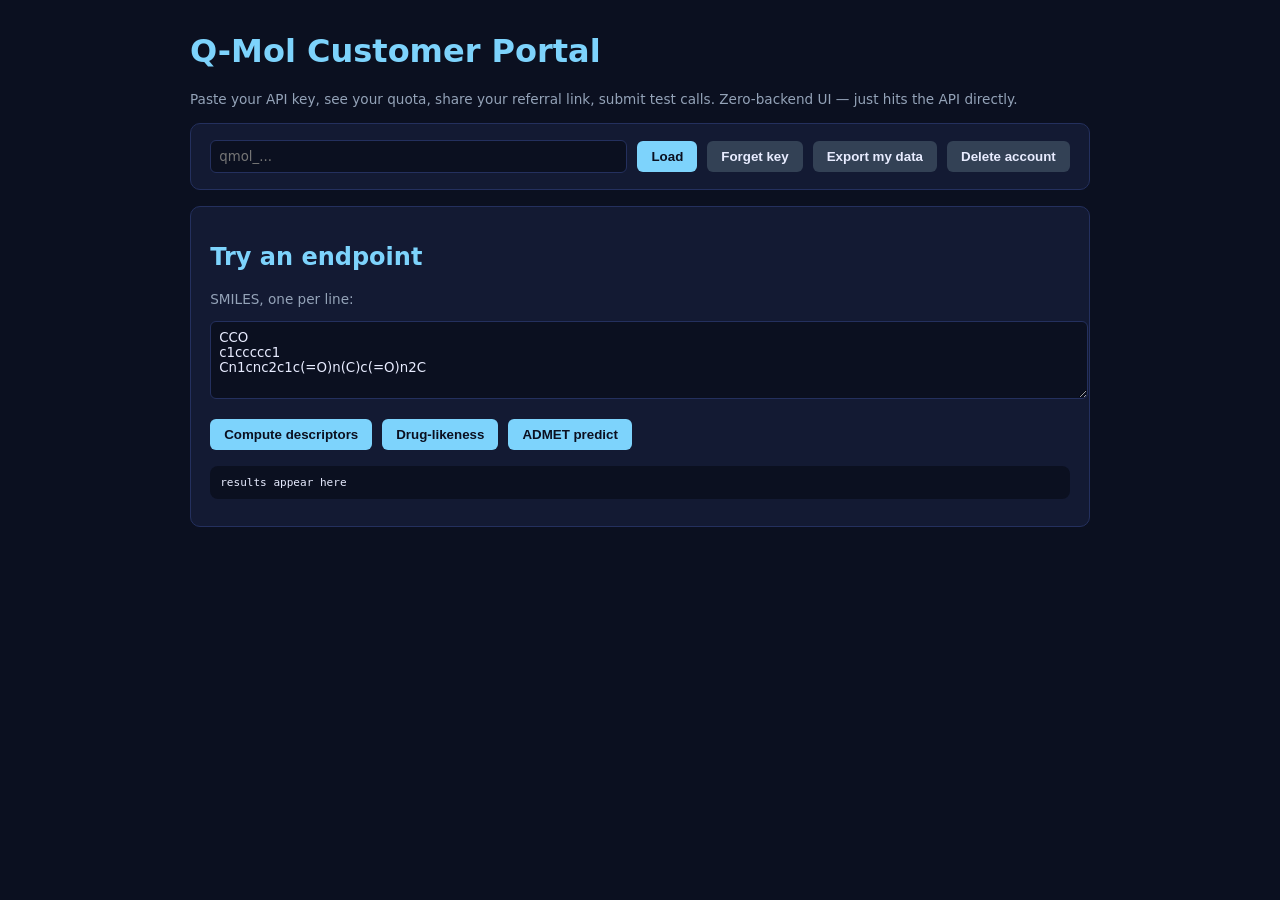
<file: landing/portal.html>
<!doctype html>
<html lang="en">
<head>
  <meta charset="utf-8" />
  <title>Q-Mol — Customer Portal</title>
  <style>
    body { font-family: ui-sans-serif, system-ui, sans-serif; background: #0b1020; color: #e8ecff; max-width: 900px; margin: 2em auto; padding: 0 1em; }
    h1, h2 { color: #7dd3fc; }
    input, textarea { padding: 8px; background: #0b1020; color: #e8ecff; border: 1px solid #24305e; border-radius: 6px; font-family: inherit; }
    button { padding: 8px 14px; background: #7dd3fc; color: #0b1020; border: 0; border-radius: 6px; font-weight: 600; cursor: pointer; }
    button.secondary { background: #334155; color: #e8ecff; }
    .card { background: #131a33; padding: 1em 1.2em; border-radius: 10px; border: 1px solid #24305e; margin: 1em 0; }
    .muted { color: #94a3b8; font-size: 0.85em; }
    .big { font-size: 1.8em; font-weight: 700; color: #a7f3d0; }
    .grid { display: grid; grid-template-columns: repeat(auto-fit, minmax(180px, 1fr)); gap: 1em; }
    pre { background: #0b1020; padding: 10px; border-radius: 8px; overflow: auto; font-size: 0.85em; }
    .row { display: flex; gap: 10px; align-items: center; flex-wrap: wrap; }
  </style>
</head>
<body>
  <h1>Q-Mol Customer Portal</h1>
  <p class="muted">Paste your API key, see your quota, share your referral link, submit test calls. Zero-backend UI — just hits the API directly.</p>

  <div class="card">
    <div class="row">
      <input id="key" placeholder="qmol_..." style="flex:1;min-width:300px;" />
      <button onclick="loadAll()">Load</button>
      <button class="secondary" onclick="logout()">Forget key</button>
      <button class="secondary" onclick="exportData()">Export my data</button>
      <button class="secondary" onclick="deleteAccount()">Delete account</button>
    </div>
  </div>

  <div id="status"></div>

  <div class="card">
    <h2>Try an endpoint</h2>
    <p class="muted">SMILES, one per line:</p>
    <textarea id="smiles" rows="4" style="width:100%;">CCO
c1ccccc1
Cn1cnc2c1c(=O)n(C)c(=O)n2C</textarea>
    <p class="row">
      <button onclick="run('/compute/premium')">Compute descriptors</button>
      <button onclick="run('/screen')">Drug-likeness</button>
      <button onclick="run('/predict')">ADMET predict</button>
    </p>
    <pre id="output" style="max-height:300px;">results appear here</pre>
  </div>

<script>
const API = (window.QMOL_API || "https://qua-22p1.onrender.com").replace(/\/$/, "");
const keyInput = document.getElementById("key");
keyInput.value = localStorage.getItem("qmol_key") || "";

async function api(path, opts = {}) {
  const key = keyInput.value.trim();
  const r = await fetch(API + path, {
    ...opts,
    headers: {"content-type": "application/json", "x-api-key": key, ...(opts.headers||{})}
  });
  return {ok: r.ok, status: r.status, body: await r.json().catch(() => ({}))};
}

async function loadAll() {
  const key = keyInput.value.trim();
  if (!key) { alert("Enter your API key"); return; }
  localStorage.setItem("qmol_key", key);

  const s = document.getElementById("status");
  s.innerHTML = "<div class='card'>loading...</div>";

  const [usage, ref] = await Promise.all([api("/usage"), api("/referral")]);
  if (!usage.ok) { s.innerHTML = `<div class="card">Error: ${usage.body.detail || usage.status}</div>`; return; }

  const u = usage.body, rf = ref.body;
  const pct = Math.min(100, Math.round(100 * u.used_this_month / u.monthly_quota));
  s.innerHTML = `
    <div class="card">
      <h2>This month</h2>
      <div class="grid">
        <div><div class="muted">Tier</div><div class="big">${u.tier}</div></div>
        <div><div class="muted">Used</div><div class="big">${u.used_this_month.toLocaleString()}</div></div>
        <div><div class="muted">Quota</div><div class="big">${u.monthly_quota.toLocaleString()}</div></div>
        <div><div class="muted">Consumed</div><div class="big">${pct}%</div></div>
      </div>
    </div>
    <div class="card">
      <h2>Your referral link</h2>
      <p>Share this link: friends who sign up get a free key, <strong>you</strong> get ${rf.bonus_smiles || 500} bonus SMILES per free signup and 20% of any paid purchase.</p>
      <pre>${location.origin}${rf.share_url}</pre>
      <div class="grid">
        <div><div class="muted">Total referrals</div><div class="big">${rf.total_referrals}</div></div>
        <div><div class="muted">Paid conversions</div><div class="big">${rf.paid_purchases}</div></div>
        <div><div class="muted">Earned</div><div class="big">$${rf.earned_usd}</div></div>
        <div><div class="muted">Bonus SMILES</div><div class="big">${rf.bonus_smiles}</div></div>
      </div>
    </div>
  `;
}

async function run(path) {
  const smiles = document.getElementById("smiles").value
    .split("\n").map(s => s.trim()).filter(Boolean);
  const out = document.getElementById("output");
  out.textContent = "running...";
  const body = path === "/similarity"
    ? {smiles: smiles[0], top_k: 10}
    : {smiles};
  const r = await api(path, {method: "POST", body: JSON.stringify(body)});
  out.textContent = JSON.stringify(r.body, null, 2);
  loadAll(); // refresh quota
}

function logout() {
  localStorage.removeItem("qmol_key");
  keyInput.value = "";
  document.getElementById("status").innerHTML = "";
}

async function exportData() {
  if (!keyInput.value.trim()) { alert("Enter your API key"); return; }
  const r = await api("/account/export");
  if (!r.ok) { alert("Export failed: " + (r.body.detail || r.status)); return; }
  const blob = new Blob([JSON.stringify(r.body, null, 2)], {type: "application/json"});
  const a = document.createElement("a");
  a.href = URL.createObjectURL(blob);
  a.download = "qmol-account-export.json";
  a.click();
}

async function deleteAccount() {
  if (!keyInput.value.trim()) { alert("Enter your API key"); return; }
  if (!confirm("Permanently delete your account and ALL data? This cannot be undone.")) return;
  const r = await api("/account", {method: "DELETE"});
  if (!r.ok) { alert("Delete failed: " + (r.body.detail || r.status)); return; }
  localStorage.removeItem("qmol_key");
  keyInput.value = "";
  document.getElementById("status").innerHTML = "<div class='card'>Account deleted.</div>";
  alert("Your account and data have been deleted.");
}

if (keyInput.value) loadAll();
</script>
</body>
</html>
</file>
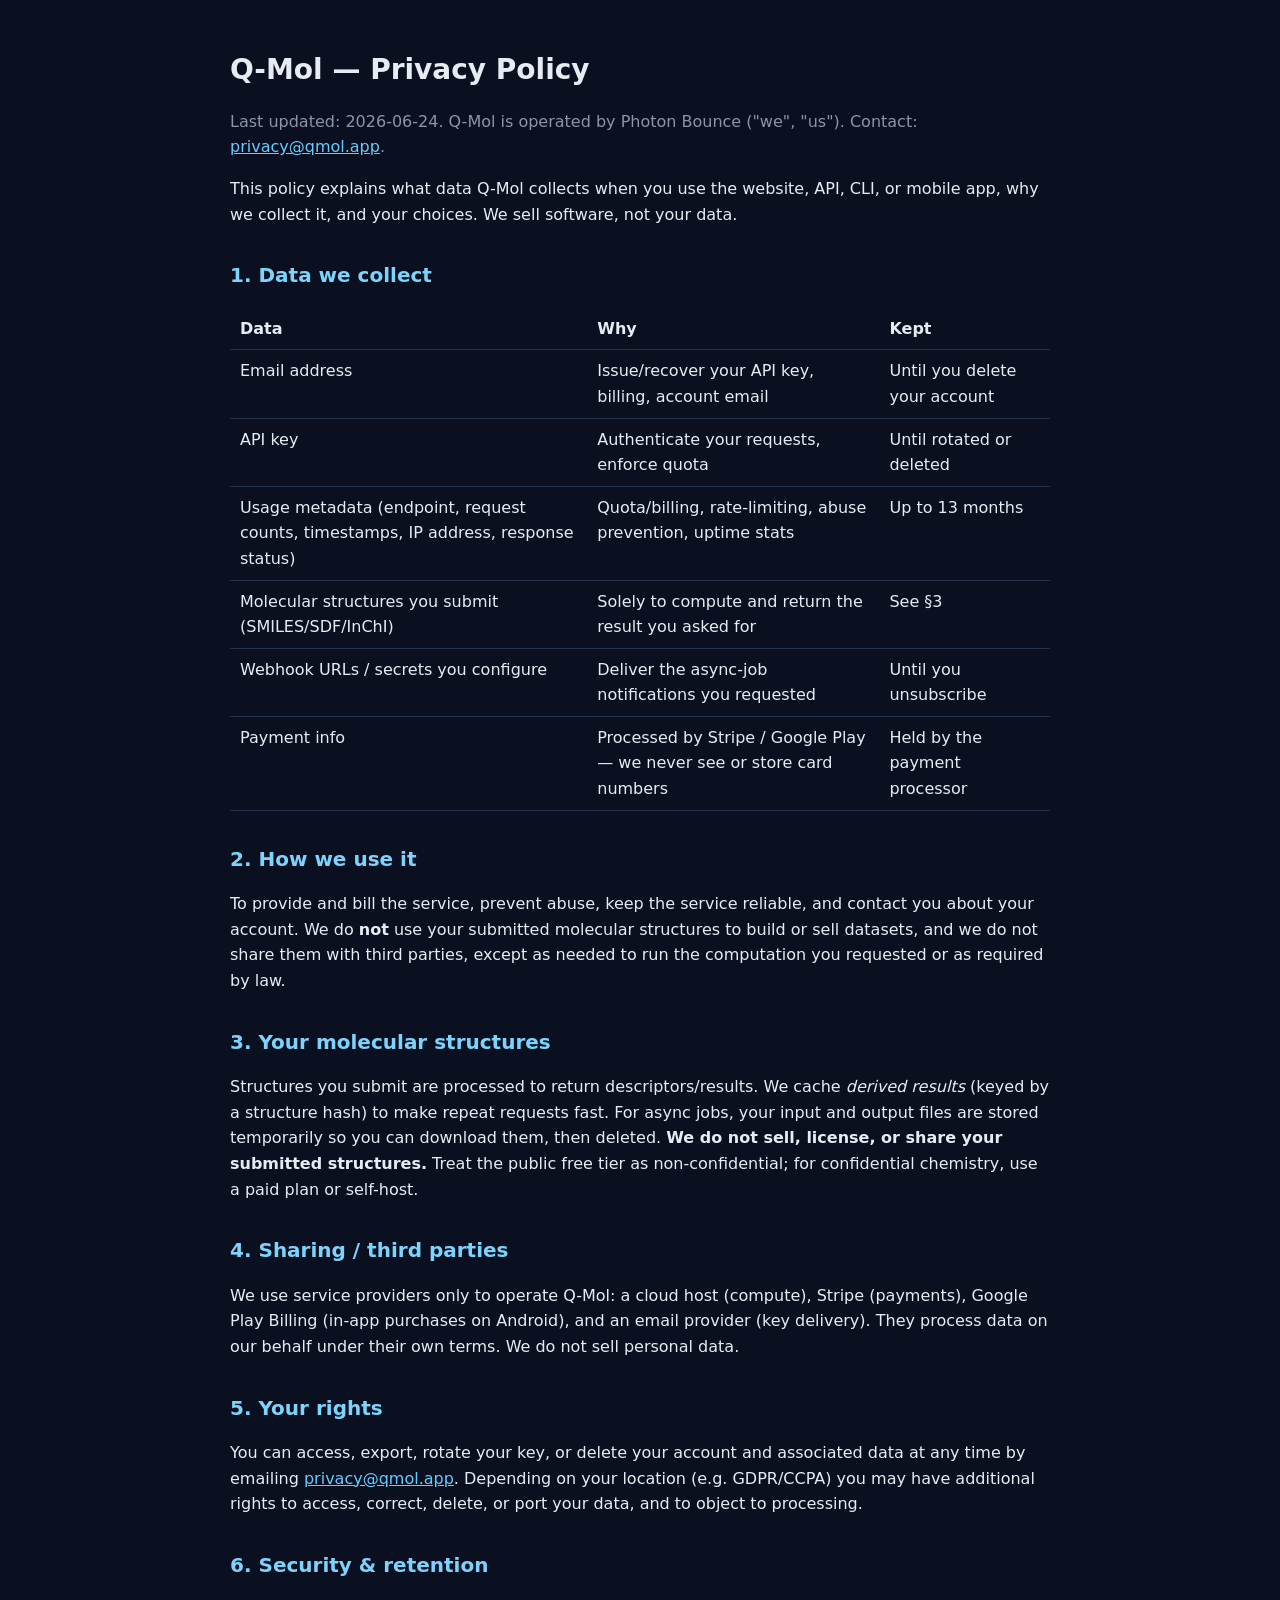
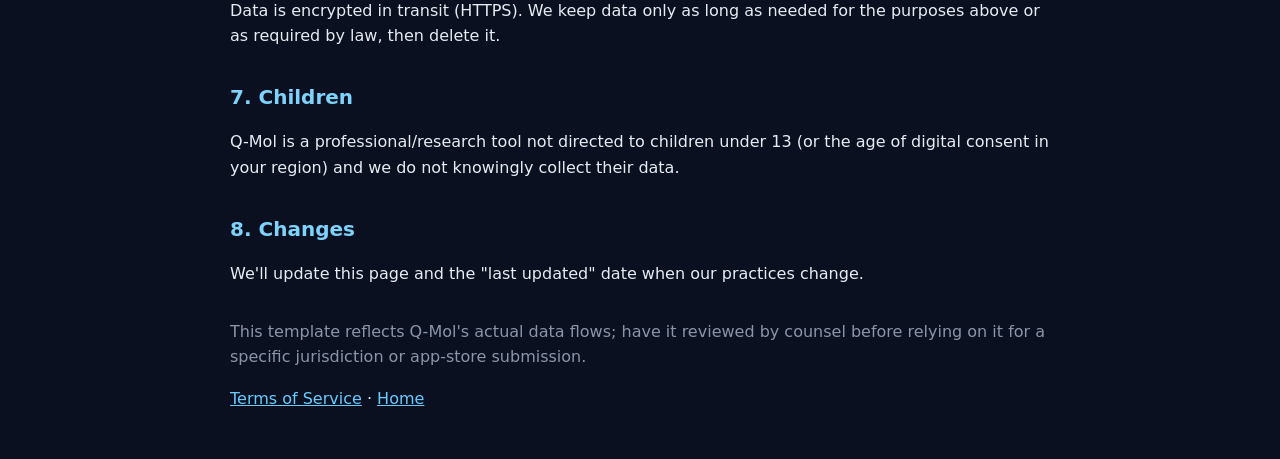
<file: landing/privacy.html>
<!doctype html>
<html lang="en">
<head>
<meta charset="utf-8" />
<title>Q-Mol — Privacy Policy</title>
<meta name="viewport" content="width=device-width,initial-scale=1" />
<style>
  body { font: 16px/1.6 system-ui,Segoe UI,Roboto,Arial,sans-serif;
         background:#0b1020; color:#e7ecf3; margin:0; }
  .wrap { max-width: 820px; margin: 48px auto; padding: 0 20px; }
  h1 { font-size: 28px; margin-bottom: 4px; }
  h2 { color:#7dd3fc; margin-top: 32px; font-size: 20px; }
  .muted { color:#8a95a8; }
  a { color:#6cf; }
  table { width:100%; border-collapse:collapse; margin:12px 0; }
  th,td { text-align:left; padding:8px 10px; border-bottom:1px solid #22314e; vertical-align:top; }
  code { background:#121a2e; padding:1px 5px; border-radius:5px; }
</style>
</head>
<body>
<div class="wrap">
  <h1>Q-Mol — Privacy Policy</h1>
  <p class="muted">Last updated: 2026-06-24. Q-Mol is operated by Photon Bounce
    ("we", "us"). Contact: <a href="mailto:privacy@qmol.app">privacy@qmol.app</a>.</p>

  <p>This policy explains what data Q-Mol collects when you use the website, API,
     CLI, or mobile app, why we collect it, and your choices. We sell software,
     not your data.</p>

  <h2>1. Data we collect</h2>
  <table>
    <tr><th>Data</th><th>Why</th><th>Kept</th></tr>
    <tr><td>Email address</td><td>Issue/recover your API key, billing, account email</td><td>Until you delete your account</td></tr>
    <tr><td>API key</td><td>Authenticate your requests, enforce quota</td><td>Until rotated or deleted</td></tr>
    <tr><td>Usage metadata (endpoint, request counts, timestamps, IP address, response status)</td><td>Quota/billing, rate-limiting, abuse prevention, uptime stats</td><td>Up to 13 months</td></tr>
    <tr><td>Molecular structures you submit (SMILES/SDF/InChI)</td><td>Solely to compute and return the result you asked for</td><td>See §3</td></tr>
    <tr><td>Webhook URLs / secrets you configure</td><td>Deliver the async-job notifications you requested</td><td>Until you unsubscribe</td></tr>
    <tr><td>Payment info</td><td>Processed by Stripe / Google Play — we never see or store card numbers</td><td>Held by the payment processor</td></tr>
  </table>

  <h2>2. How we use it</h2>
  <p>To provide and bill the service, prevent abuse, keep the service reliable,
     and contact you about your account. We do <strong>not</strong> use your
     submitted molecular structures to build or sell datasets, and we do not
     share them with third parties, except as needed to run the computation you
     requested or as required by law.</p>

  <h2>3. Your molecular structures</h2>
  <p>Structures you submit are processed to return descriptors/results. We cache
     <em>derived results</em> (keyed by a structure hash) to make repeat requests
     fast. For async jobs, your input and output files are stored temporarily so
     you can download them, then deleted. <strong>We do not sell, license, or
     share your submitted structures.</strong> Treat the public free tier as
     non-confidential; for confidential chemistry, use a paid plan or self-host.</p>

  <h2>4. Sharing / third parties</h2>
  <p>We use service providers only to operate Q-Mol: a cloud host (compute),
     Stripe (payments), Google Play Billing (in-app purchases on Android), and an
     email provider (key delivery). They process data on our behalf under their
     own terms. We do not sell personal data.</p>

  <h2>5. Your rights</h2>
  <p>You can access, export, rotate your key, or delete your account and
     associated data at any time by emailing
     <a href="mailto:privacy@qmol.app">privacy@qmol.app</a>. Depending on your
     location (e.g. GDPR/CCPA) you may have additional rights to access, correct,
     delete, or port your data, and to object to processing.</p>

  <h2>6. Security &amp; retention</h2>
  <p>Data is encrypted in transit (HTTPS). We keep data only as long as needed for
     the purposes above or as required by law, then delete it.</p>

  <h2>7. Children</h2>
  <p>Q-Mol is a professional/research tool not directed to children under 13 (or
     the age of digital consent in your region) and we do not knowingly collect
     their data.</p>

  <h2>8. Changes</h2>
  <p>We'll update this page and the "last updated" date when our practices change.</p>

  <p class="muted" style="margin-top:32px">This template reflects Q-Mol's actual
    data flows; have it reviewed by counsel before relying on it for a specific
    jurisdiction or app-store submission.</p>
  <p><a href="/terms">Terms of Service</a> · <a href="/app">Home</a></p>
</div>
</body>
</html>
</file>
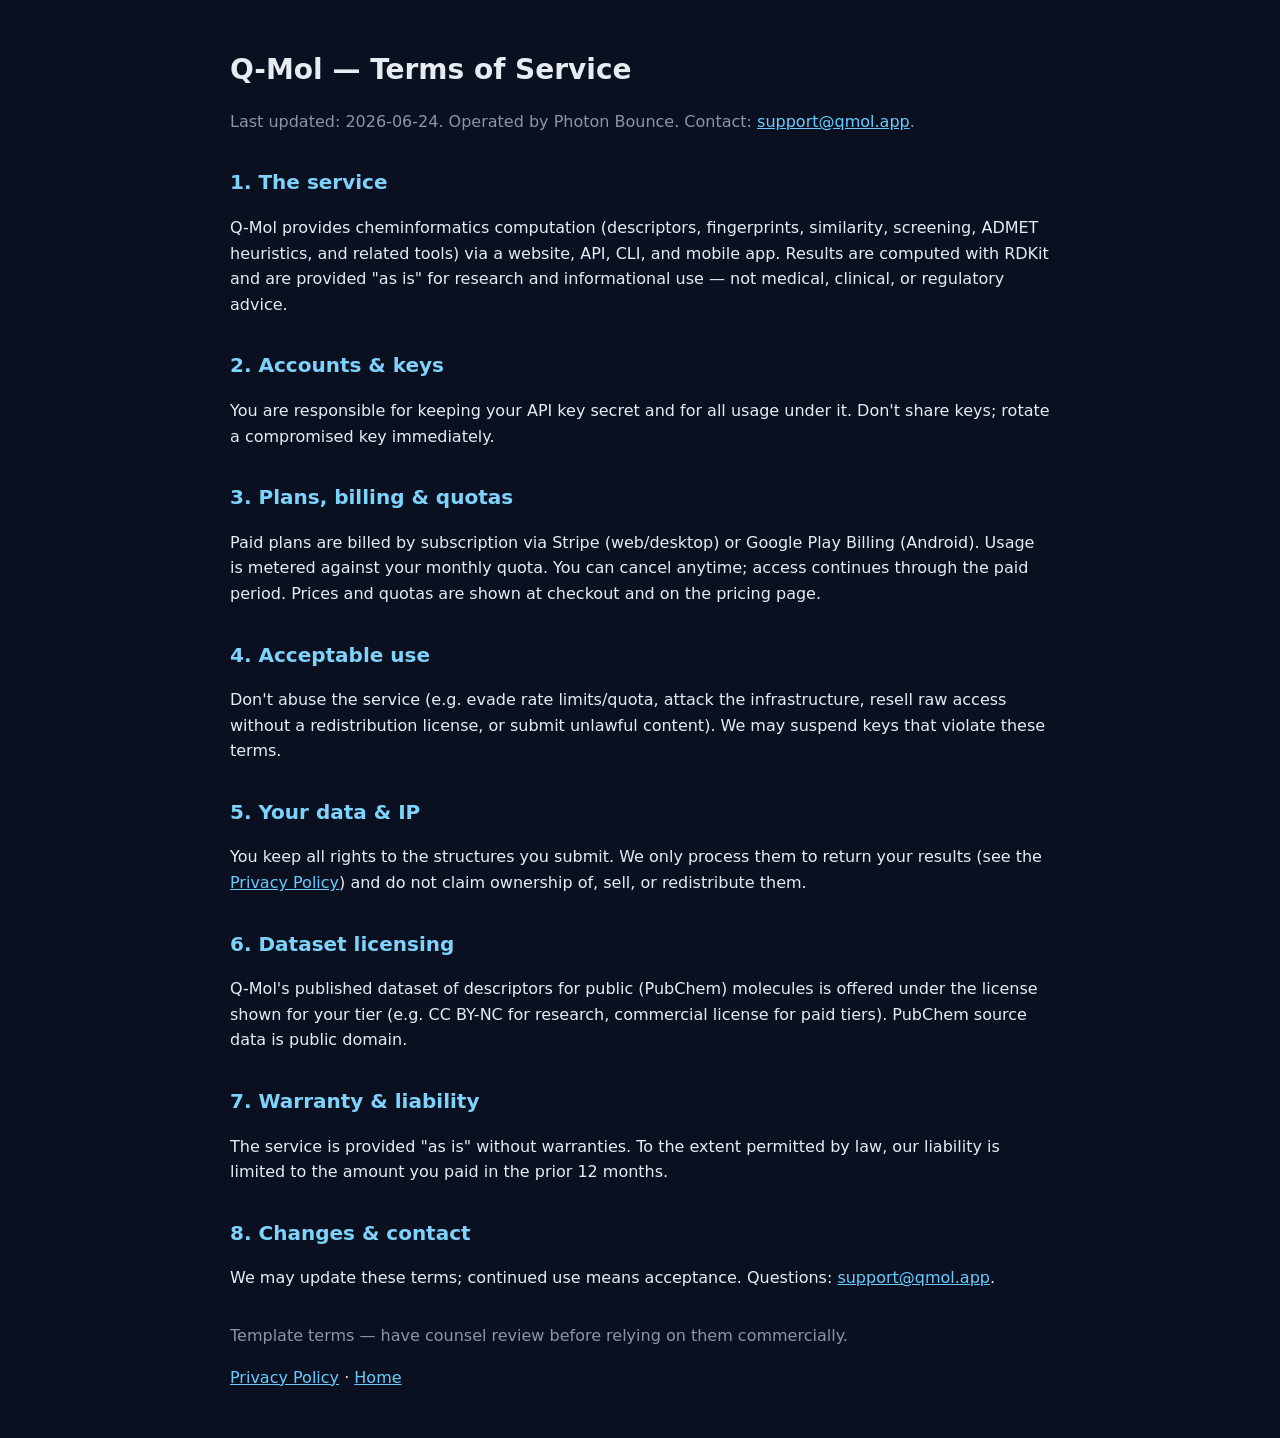
<file: landing/terms.html>
<!doctype html>
<html lang="en">
<head>
<meta charset="utf-8" />
<title>Q-Mol — Terms of Service</title>
<meta name="viewport" content="width=device-width,initial-scale=1" />
<style>
  body { font: 16px/1.6 system-ui,Segoe UI,Roboto,Arial,sans-serif;
         background:#0b1020; color:#e7ecf3; margin:0; }
  .wrap { max-width: 820px; margin: 48px auto; padding: 0 20px; }
  h1 { font-size: 28px; margin-bottom: 4px; }
  h2 { color:#7dd3fc; margin-top: 32px; font-size: 20px; }
  .muted { color:#8a95a8; }
  a { color:#6cf; }
</style>
</head>
<body>
<div class="wrap">
  <h1>Q-Mol — Terms of Service</h1>
  <p class="muted">Last updated: 2026-06-24. Operated by Photon Bounce. Contact:
    <a href="mailto:support@qmol.app">support@qmol.app</a>.</p>

  <h2>1. The service</h2>
  <p>Q-Mol provides cheminformatics computation (descriptors, fingerprints,
     similarity, screening, ADMET heuristics, and related tools) via a website,
     API, CLI, and mobile app. Results are computed with RDKit and are provided
     "as is" for research and informational use — not medical, clinical, or
     regulatory advice.</p>

  <h2>2. Accounts &amp; keys</h2>
  <p>You are responsible for keeping your API key secret and for all usage under
     it. Don't share keys; rotate a compromised key immediately.</p>

  <h2>3. Plans, billing &amp; quotas</h2>
  <p>Paid plans are billed by subscription via Stripe (web/desktop) or Google
     Play Billing (Android). Usage is metered against your monthly quota. You can
     cancel anytime; access continues through the paid period. Prices and quotas
     are shown at checkout and on the pricing page.</p>

  <h2>4. Acceptable use</h2>
  <p>Don't abuse the service (e.g. evade rate limits/quota, attack the
     infrastructure, resell raw access without a redistribution license, or
     submit unlawful content). We may suspend keys that violate these terms.</p>

  <h2>5. Your data &amp; IP</h2>
  <p>You keep all rights to the structures you submit. We only process them to
     return your results (see the <a href="/privacy">Privacy Policy</a>) and do
     not claim ownership of, sell, or redistribute them.</p>

  <h2>6. Dataset licensing</h2>
  <p>Q-Mol's published dataset of descriptors for public (PubChem) molecules is
     offered under the license shown for your tier (e.g. CC BY-NC for research,
     commercial license for paid tiers). PubChem source data is public domain.</p>

  <h2>7. Warranty &amp; liability</h2>
  <p>The service is provided "as is" without warranties. To the extent permitted
     by law, our liability is limited to the amount you paid in the prior 12
     months.</p>

  <h2>8. Changes &amp; contact</h2>
  <p>We may update these terms; continued use means acceptance. Questions:
     <a href="mailto:support@qmol.app">support@qmol.app</a>.</p>

  <p class="muted" style="margin-top:32px">Template terms — have counsel review
    before relying on them commercially.</p>
  <p><a href="/privacy">Privacy Policy</a> · <a href="/app">Home</a></p>
</div>
</body>
</html>
</file>
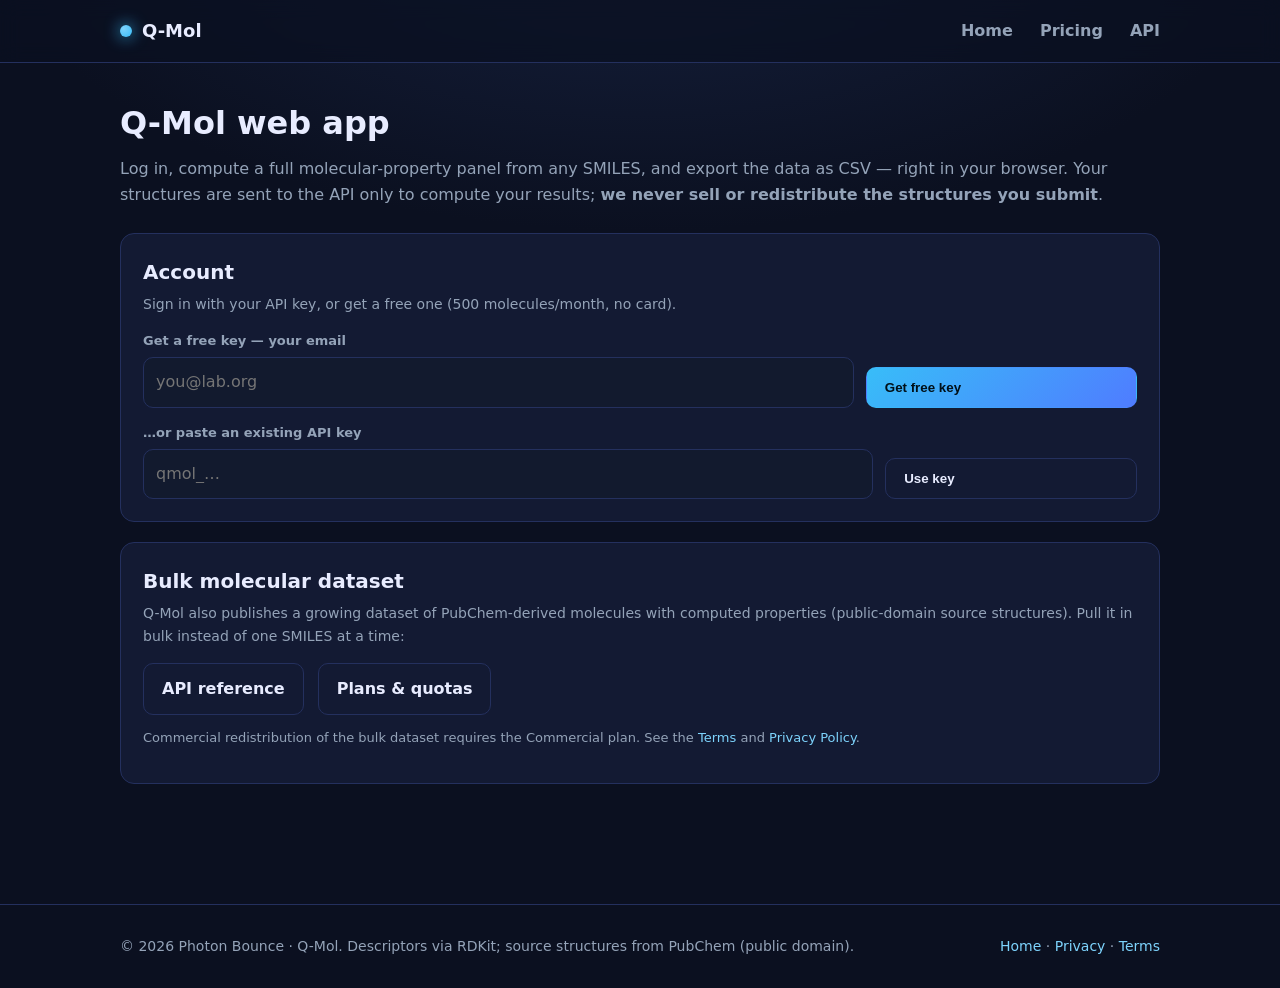
<file: microsite/app.html>
<!doctype html>
<html lang="en">
<head>
<meta charset="utf-8" />
<meta name="viewport" content="width=device-width, initial-scale=1" />
<title>Q-Mol — web app</title>
<meta name="description" content="Q-Mol web app: log in, compute molecular descriptors from SMILES, and export the results as CSV. Powered by RDKit." />
<link rel="preconnect" href="https://qua-22p1.onrender.com" />
<link rel="icon" href="data:image/svg+xml,%3Csvg xmlns=%27http://www.w3.org/2000/svg%27 viewBox=%270 0 32 32%27%3E%3Ccircle cx=%2716%27 cy=%2716%27 r=%2713%27 fill=%27%2338bdf8%27/%3E%3C/svg%3E" />
<link rel="stylesheet" href="assets/styles.css" />
</head>
<body>

<header class="nav">
  <div class="container">
    <a class="brand" href="index.html" style="color:inherit"><span class="dot"></span> Q-Mol</a>
    <nav>
      <a href="index.html">Home</a>
      <a href="index.html#pricing">Pricing</a>
      <a href="https://qua-22p1.onrender.com/reference">API</a>
    </nav>
  </div>
</header>

<main class="app-main">
  <div class="container">

    <h1 style="margin:0 0 6px">Q-Mol web app</h1>
    <p class="muted" style="margin:0 0 24px">
      Log in, compute a full molecular-property panel from any SMILES, and export the data as CSV —
      right in your browser. Your structures are sent to the API only to compute your results;
      <b>we never sell or redistribute the structures you submit</b>.
    </p>

    <!-- ACCOUNT / LOGIN -->
    <section class="panel" id="authPanel">
      <h2>Account</h2>
      <p class="hint" id="authHint">Sign in with your API key, or get a free one (500 molecules/month, no card).</p>

      <div id="loggedOut">
        <div class="row">
          <div class="grow">
            <label class="fld" for="email">Get a free key — your email</label>
            <input class="in" id="email" type="email" placeholder="you@lab.org" autocomplete="email" />
          </div>
          <button class="btn primary" id="btnSignup" type="button">Get free key</button>
        </div>
        <div class="row" style="margin-top:14px">
          <div class="grow">
            <label class="fld" for="keyIn">…or paste an existing API key</label>
            <input class="in" id="keyIn" type="text" placeholder="qmol_…" autocomplete="off" spellcheck="false" />
          </div>
          <button class="btn ghost" id="btnUseKey" type="button">Use key</button>
        </div>
        <p class="err" id="authErr" hidden></p>
      </div>

      <div id="loggedIn" hidden>
        <div class="row" style="align-items:center">
          <div class="grow">
            <div>Signed in — key <span class="pill" id="keyMask"></span></div>
            <div class="muted small" id="usageLine" style="margin-top:6px">Loading usage…</div>
          </div>
          <button class="btn ghost" id="btnSignout" type="button">Sign out</button>
        </div>
      </div>
    </section>

    <!-- COMPUTE -->
    <section class="panel" id="computePanel" hidden>
      <h2>Compute molecular data</h2>
      <p class="hint">One SMILES per line (or comma-separated). You get a property panel per molecule; download it as CSV.</p>
      <label class="fld" for="smiles">SMILES</label>
      <textarea class="in" id="smiles" spellcheck="false">CC(=O)Oc1ccccc1C(=O)O
c1ccccc1
CCO
CN1C=NC2=C1C(=O)N(C(=O)N2C)C</textarea>
      <div class="row" style="margin-top:12px">
        <div style="flex:0 0 auto">
          <label class="fld" for="panel">Panel</label>
          <select class="in" id="panel">
            <option value="curated" selected>Curated (9 key properties)</option>
            <option value="full">Full RDKit panel (~200)</option>
          </select>
        </div>
        <div style="flex:0 0 auto; display:flex; gap:10px; align-items:flex-end">
          <button class="btn primary" id="btnCompute" type="button">Compute</button>
          <button class="btn ghost" id="btnCsv" type="button" disabled>Download CSV</button>
        </div>
      </div>
      <p class="err" id="compErr" hidden></p>
      <p class="ok" id="compOk" hidden></p>
      <div class="tablewrap" id="tableWrap" hidden><table class="res" id="resTable"></table></div>
    </section>

    <!-- DATASET -->
    <section class="panel">
      <h2>Bulk molecular dataset</h2>
      <p class="hint">
        Q-Mol also publishes a growing dataset of PubChem-derived molecules with computed properties
        (public-domain source structures). Pull it in bulk instead of one SMILES at a time:
      </p>
      <div class="cta-row" style="justify-content:flex-start">
        <a class="btn ghost" href="https://qua-22p1.onrender.com/reference">API reference</a>
        <a class="btn ghost" href="https://qua-22p1.onrender.com/plans">Plans &amp; quotas</a>
      </div>
      <p class="muted small" style="margin-top:12px">
        Commercial redistribution of the bulk dataset requires the Commercial plan.
        See the <a href="terms.html">Terms</a> and <a href="privacy.html">Privacy Policy</a>.
      </p>
    </section>

  </div>
</main>

<footer>
  <div class="container">
    <div>© 2026 Photon Bounce · Q-Mol. Descriptors via RDKit; source structures from PubChem (public domain).</div>
    <div><a href="index.html">Home</a> · <a href="privacy.html">Privacy</a> · <a href="terms.html">Terms</a></div>
  </div>
</footer>

<script>
(function () {
  "use strict";
  var API = (window.QMOL_API || "https://qua-22p1.onrender.com").replace(/\/$/, "");
  var CURATED = ["MolWt","MolLogP","TPSA","NumHDonors","NumHAcceptors",
                 "NumRotatableBonds","RingCount","FractionCSP3","qed"];
  var lastRows = [];   // [{smiles, descriptors:{}}] for CSV export
  var lastCols = [];

  function $(id) { return document.getElementById(id); }
  function show(el, on) { el.hidden = !on; }
  function getKey() { return localStorage.getItem("qm_key") || ""; }
  function setKey(k) { if (k) localStorage.setItem("qm_key", k); else localStorage.removeItem("qm_key"); }

  function api(path, opts) {
    opts = opts || {};
    var headers = { "content-type": "application/json" };
    if (opts.auth) headers["x-api-key"] = getKey();
    return fetch(API + path, {
      method: opts.method || "GET",
      headers: headers,
      body: opts.body ? JSON.stringify(opts.body) : undefined
    }).then(function (r) {
      return r.text().then(function (t) {
        var j = {};
        try { j = t ? JSON.parse(t) : {}; } catch (e) { j = { detail: t }; }
        if (!r.ok) throw new Error((j && j.detail) ? j.detail : ("HTTP " + r.status));
        return j;
      });
    });
  }

  // ---- auth UI ----
  function renderAuth() {
    var k = getKey();
    show($("loggedOut"), !k);
    show($("loggedIn"), !!k);
    show($("computePanel"), !!k);
    if (k) {
      $("keyMask").textContent = k.slice(0, 9) + "…" + k.slice(-4);
      loadUsage();
    }
  }

  function loadUsage() {
    $("usageLine").textContent = "Loading usage…";
    api("/usage", { auth: true }).then(function (u) {
      var used = u.used_this_month, quota = u.monthly_quota;
      $("usageLine").textContent = "Tier " + (u.tier || "?") + " · " + used + " / " + quota + " molecules this month";
    }).catch(function (e) {
      $("usageLine").textContent = "Could not load usage: " + e.message;
    });
  }

  function authErr(msg) { var el = $("authErr"); el.textContent = msg; show(el, !!msg); }

  $("btnSignup").addEventListener("click", function () {
    authErr("");
    var email = $("email").value.trim();
    if (!email) { authErr("Enter an email to get a free key."); return; }
    this.disabled = true; this.textContent = "Working…";
    var btn = this;
    api("/signup", { method: "POST", body: { email: email } }).then(function (r) {
      setKey(r.api_key); renderAuth();
    }).catch(function (e) { authErr(e.message); })
      .then(function () { btn.disabled = false; btn.textContent = "Get free key"; });
  });

  $("btnUseKey").addEventListener("click", function () {
    authErr("");
    var k = $("keyIn").value.trim();
    if (!k) { authErr("Paste your API key."); return; }
    setKey(k);
    // validate by loading usage; revert if invalid
    api("/usage", { auth: true }).then(function () { renderAuth(); })
      .catch(function (e) { setKey(""); authErr("That key didn't work: " + e.message); });
  });

  $("btnSignout").addEventListener("click", function () { setKey(""); renderAuth(); });

  // ---- compute ----
  function parseSmiles(text) {
    return text.split(/[\n,]+/).map(function (s) { return s.trim(); }).filter(Boolean);
  }

  function compErr(msg) { var el = $("compErr"); el.textContent = msg; show(el, !!msg); }
  function compOk(msg) { var el = $("compOk"); el.textContent = msg; show(el, !!msg); }

  $("btnCompute").addEventListener("click", function () {
    compErr(""); compOk("");
    var list = parseSmiles($("smiles").value);
    if (!list.length) { compErr("Enter at least one SMILES."); return; }
    if (list.length > 200) { compErr("Please keep it to 200 molecules per run."); return; }
    var full = $("panel").value === "full";
    var body = { smiles: list };
    if (!full) body.names = CURATED;
    var btn = this;
    btn.disabled = true; btn.innerHTML = '<span class="spin"></span> Computing…';
    $("btnCsv").disabled = true;
    api("/descriptors", { method: "POST", auth: true, body: body }).then(function (r) {
      renderTable(r.results || []);
      compOk("Computed " + (r.results ? r.results.length : 0) + " molecule(s).");
      loadUsage();
    }).catch(function (e) { compErr(e.message); })
      .then(function () { btn.disabled = false; btn.textContent = "Compute"; });
  });

  function renderTable(results) {
    lastRows = results;
    // union of descriptor keys, preserving curated order when present
    var keys = [];
    var seen = {};
    results.forEach(function (row) {
      Object.keys(row.descriptors || {}).forEach(function (k) {
        if (!seen[k]) { seen[k] = 1; keys.push(k); }
      });
    });
    lastCols = keys;
    var t = $("resTable");
    var head = "<thead><tr><th>SMILES</th>" + keys.map(function (k) {
      return "<th>" + esc(k) + "</th>";
    }).join("") + "</tr></thead>";
    var bodyRows = results.map(function (row) {
      var d = row.descriptors || {};
      var tds = keys.map(function (k) { return "<td>" + fmt(d[k]) + "</td>"; }).join("");
      return "<tr><td>" + esc(row.smiles || "") + "</td>" + tds + "</tr>";
    }).join("");
    t.innerHTML = head + "<tbody>" + bodyRows + "</tbody>";
    show($("tableWrap"), true);
    $("btnCsv").disabled = results.length === 0;
  }

  function fmt(v) {
    if (v === null || v === undefined) return "—";
    if (typeof v === "number") return (Math.round(v * 1000) / 1000).toString();
    return esc(String(v));
  }
  function esc(s) {
    return String(s).replace(/[&<>"]/g, function (c) {
      return { "&": "&amp;", "<": "&lt;", ">": "&gt;", '"': "&quot;" }[c];
    });
  }

  $("btnCsv").addEventListener("click", function () {
    if (!lastRows.length) return;
    var cols = lastCols;
    var lines = ["smiles," + cols.map(csvCell).join(",")];
    lastRows.forEach(function (row) {
      var d = row.descriptors || {};
      var cells = [csvCell(row.smiles || "")].concat(cols.map(function (k) {
        var v = d[k];
        return csvCell(v === null || v === undefined ? "" : v);
      }));
      lines.push(cells.join(","));
    });
    var blob = new Blob([lines.join("\n")], { type: "text/csv" });
    var a = document.createElement("a");
    a.href = URL.createObjectURL(blob);
    a.download = "qmol-descriptors.csv";
    document.body.appendChild(a); a.click(); document.body.removeChild(a);
    URL.revokeObjectURL(a.href);
  });

  function csvCell(v) {
    var s = String(v);
    return /[",\n]/.test(s) ? '"' + s.replace(/"/g, '""') + '"' : s;
  }

  renderAuth();
})();
</script>
</body>
</html>
</file>
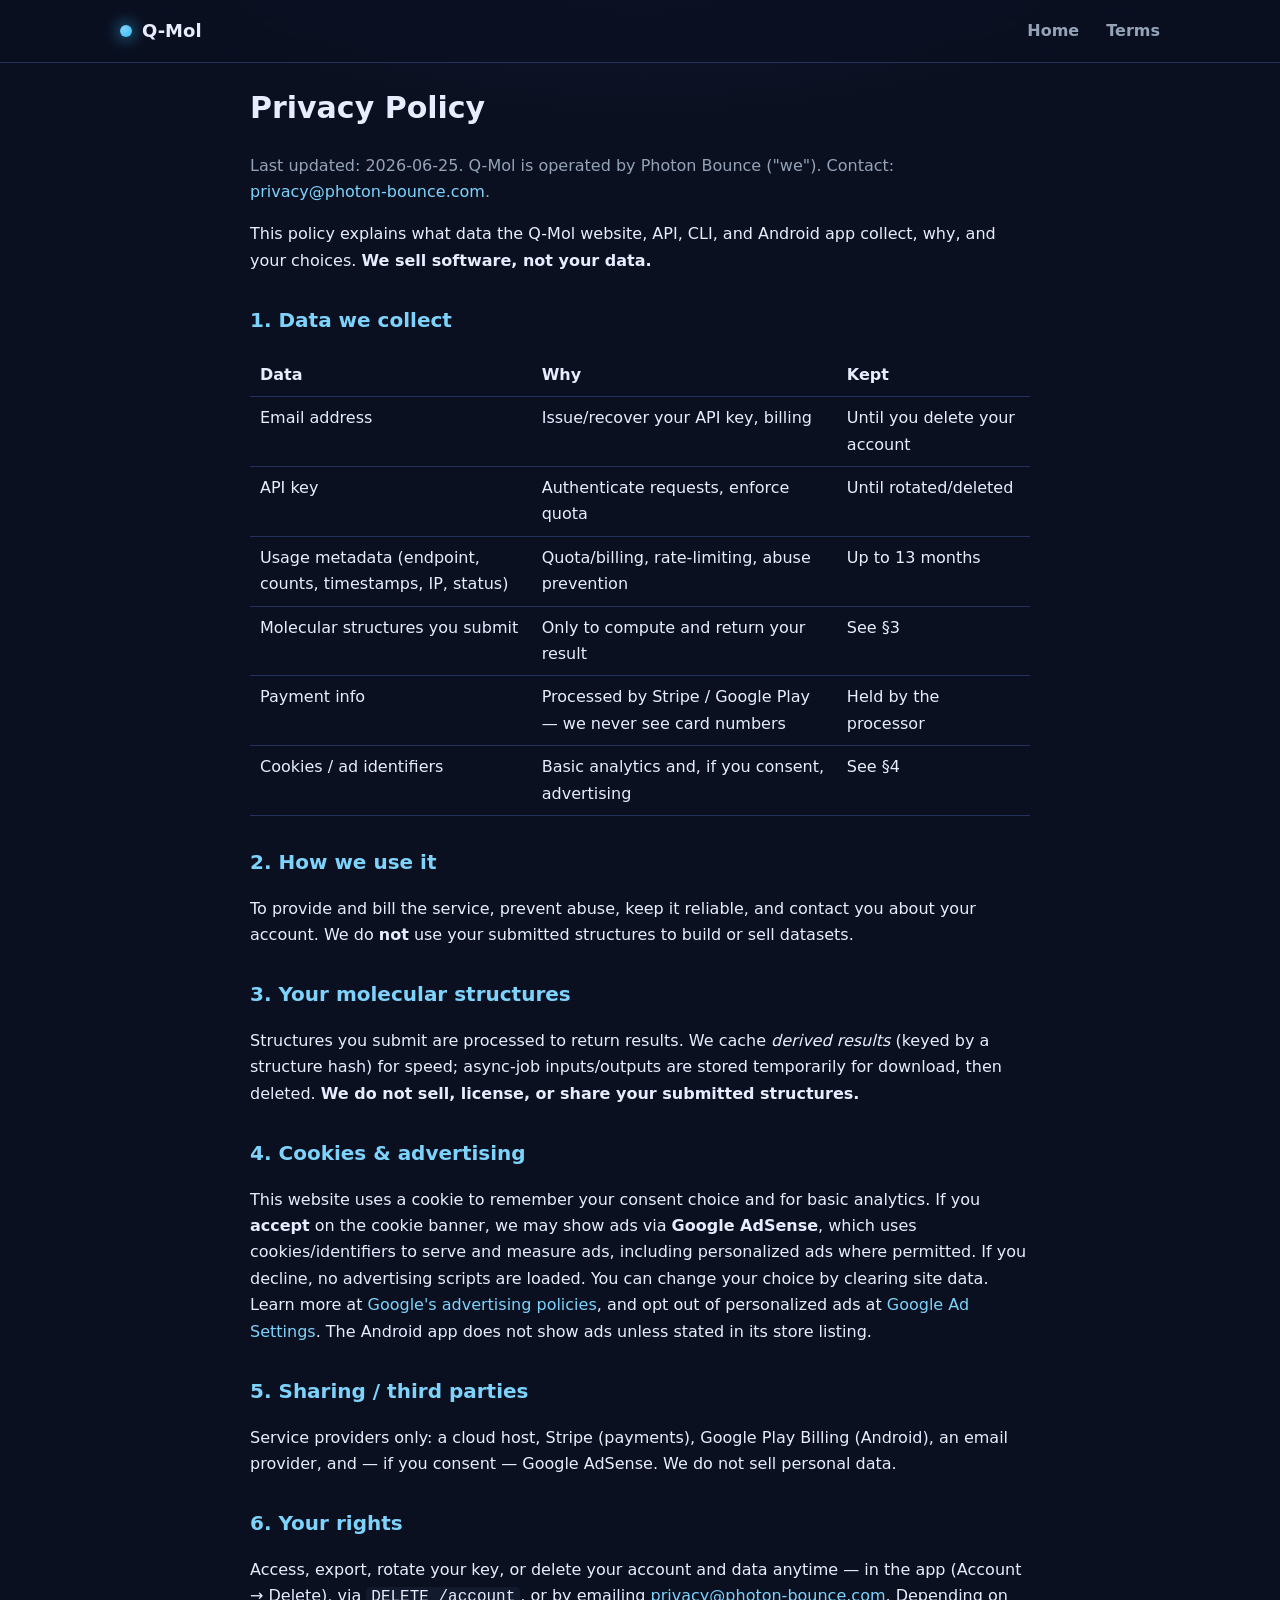
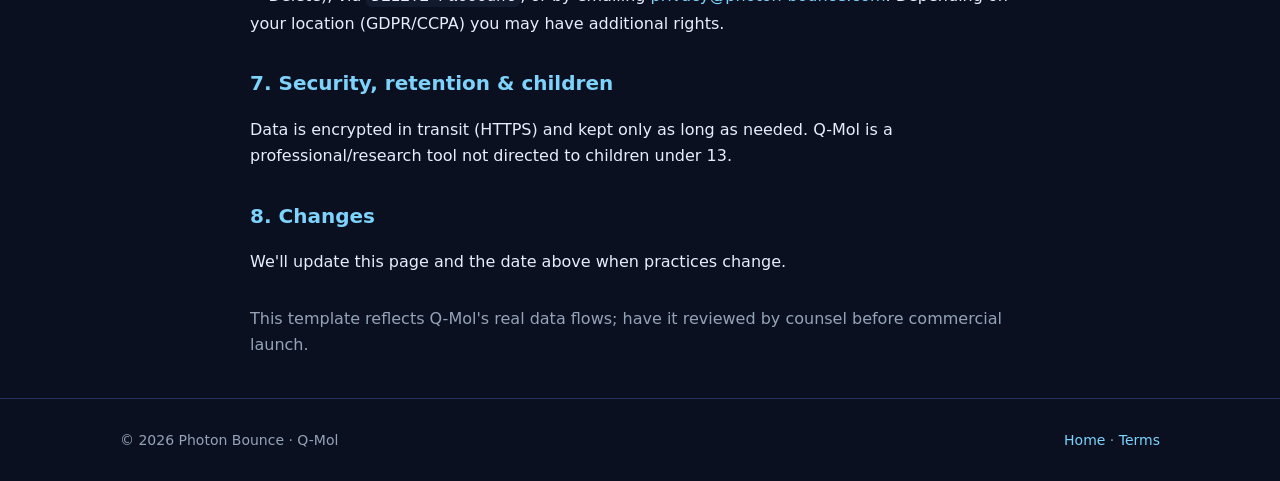
<file: microsite/privacy.html>
<!doctype html>
<html lang="en">
<head>
<meta charset="utf-8" />
<meta name="viewport" content="width=device-width, initial-scale=1" />
<title>Q-Mol — Privacy Policy</title>
<link rel="icon" href="data:image/svg+xml,%3Csvg xmlns=%27http://www.w3.org/2000/svg%27 viewBox=%270 0 32 32%27%3E%3Ccircle cx=%2716%27 cy=%2716%27 r=%2713%27 fill=%27%2338bdf8%27/%3E%3C/svg%3E" />
<link rel="stylesheet" href="assets/styles.css" />
</head>
<body>
<header class="nav"><div class="container">
  <a class="brand" href="index.html" style="color:inherit"><span class="dot"></span> Q-Mol</a>
  <nav><a href="index.html">Home</a> <a href="terms.html">Terms</a></nav>
</div></header>

<main class="container doc">
  <h1>Privacy Policy</h1>
  <p style="color:var(--muted)">Last updated: 2026-06-25. Q-Mol is operated by Photon Bounce
    ("we"). Contact: <a href="mailto:privacy@photon-bounce.com">privacy@photon-bounce.com</a>.</p>

  <p>This policy explains what data the Q-Mol website, API, CLI, and Android app collect, why,
     and your choices. <strong>We sell software, not your data.</strong></p>

  <h2>1. Data we collect</h2>
  <table>
    <tr><th>Data</th><th>Why</th><th>Kept</th></tr>
    <tr><td>Email address</td><td>Issue/recover your API key, billing</td><td>Until you delete your account</td></tr>
    <tr><td>API key</td><td>Authenticate requests, enforce quota</td><td>Until rotated/deleted</td></tr>
    <tr><td>Usage metadata (endpoint, counts, timestamps, IP, status)</td><td>Quota/billing, rate-limiting, abuse prevention</td><td>Up to 13 months</td></tr>
    <tr><td>Molecular structures you submit</td><td>Only to compute and return your result</td><td>See §3</td></tr>
    <tr><td>Payment info</td><td>Processed by Stripe / Google Play — we never see card numbers</td><td>Held by the processor</td></tr>
    <tr><td>Cookies / ad identifiers</td><td>Basic analytics and, if you consent, advertising</td><td>See §4</td></tr>
  </table>

  <h2>2. How we use it</h2>
  <p>To provide and bill the service, prevent abuse, keep it reliable, and contact you about your
     account. We do <strong>not</strong> use your submitted structures to build or sell datasets.</p>

  <h2>3. Your molecular structures</h2>
  <p>Structures you submit are processed to return results. We cache <em>derived results</em>
     (keyed by a structure hash) for speed; async-job inputs/outputs are stored temporarily for
     download, then deleted. <strong>We do not sell, license, or share your submitted structures.</strong></p>

  <h2>4. Cookies &amp; advertising</h2>
  <p>This website uses a cookie to remember your consent choice and for basic analytics. If you
     <strong>accept</strong> on the cookie banner, we may show ads via <strong>Google AdSense</strong>,
     which uses cookies/identifiers to serve and measure ads, including personalized ads where
     permitted. If you decline, no advertising scripts are loaded. You can change your choice by
     clearing site data. Learn more at
     <a href="https://policies.google.com/technologies/ads">Google's advertising policies</a>, and
     opt out of personalized ads at
     <a href="https://www.google.com/settings/ads">Google Ad Settings</a>. The Android app does not
     show ads unless stated in its store listing.</p>

  <h2>5. Sharing / third parties</h2>
  <p>Service providers only: a cloud host, Stripe (payments), Google Play Billing (Android),
     an email provider, and — if you consent — Google AdSense. We do not sell personal data.</p>

  <h2>6. Your rights</h2>
  <p>Access, export, rotate your key, or delete your account and data anytime — in the app
     (Account → Delete), via <code>DELETE /account</code>, or by emailing
     <a href="mailto:privacy@photon-bounce.com">privacy@photon-bounce.com</a>. Depending on your
     location (GDPR/CCPA) you may have additional rights.</p>

  <h2>7. Security, retention &amp; children</h2>
  <p>Data is encrypted in transit (HTTPS) and kept only as long as needed. Q-Mol is a
     professional/research tool not directed to children under 13.</p>

  <h2>8. Changes</h2>
  <p>We'll update this page and the date above when practices change.</p>

  <p style="color:var(--muted);margin-top:30px">This template reflects Q-Mol's real data flows;
    have it reviewed by counsel before commercial launch.</p>
</main>

<footer><div class="container">
  <div>© 2026 Photon Bounce · Q-Mol</div>
  <div><a href="index.html">Home</a> · <a href="terms.html">Terms</a></div>
</div></footer>
</body>
</html>
</file>
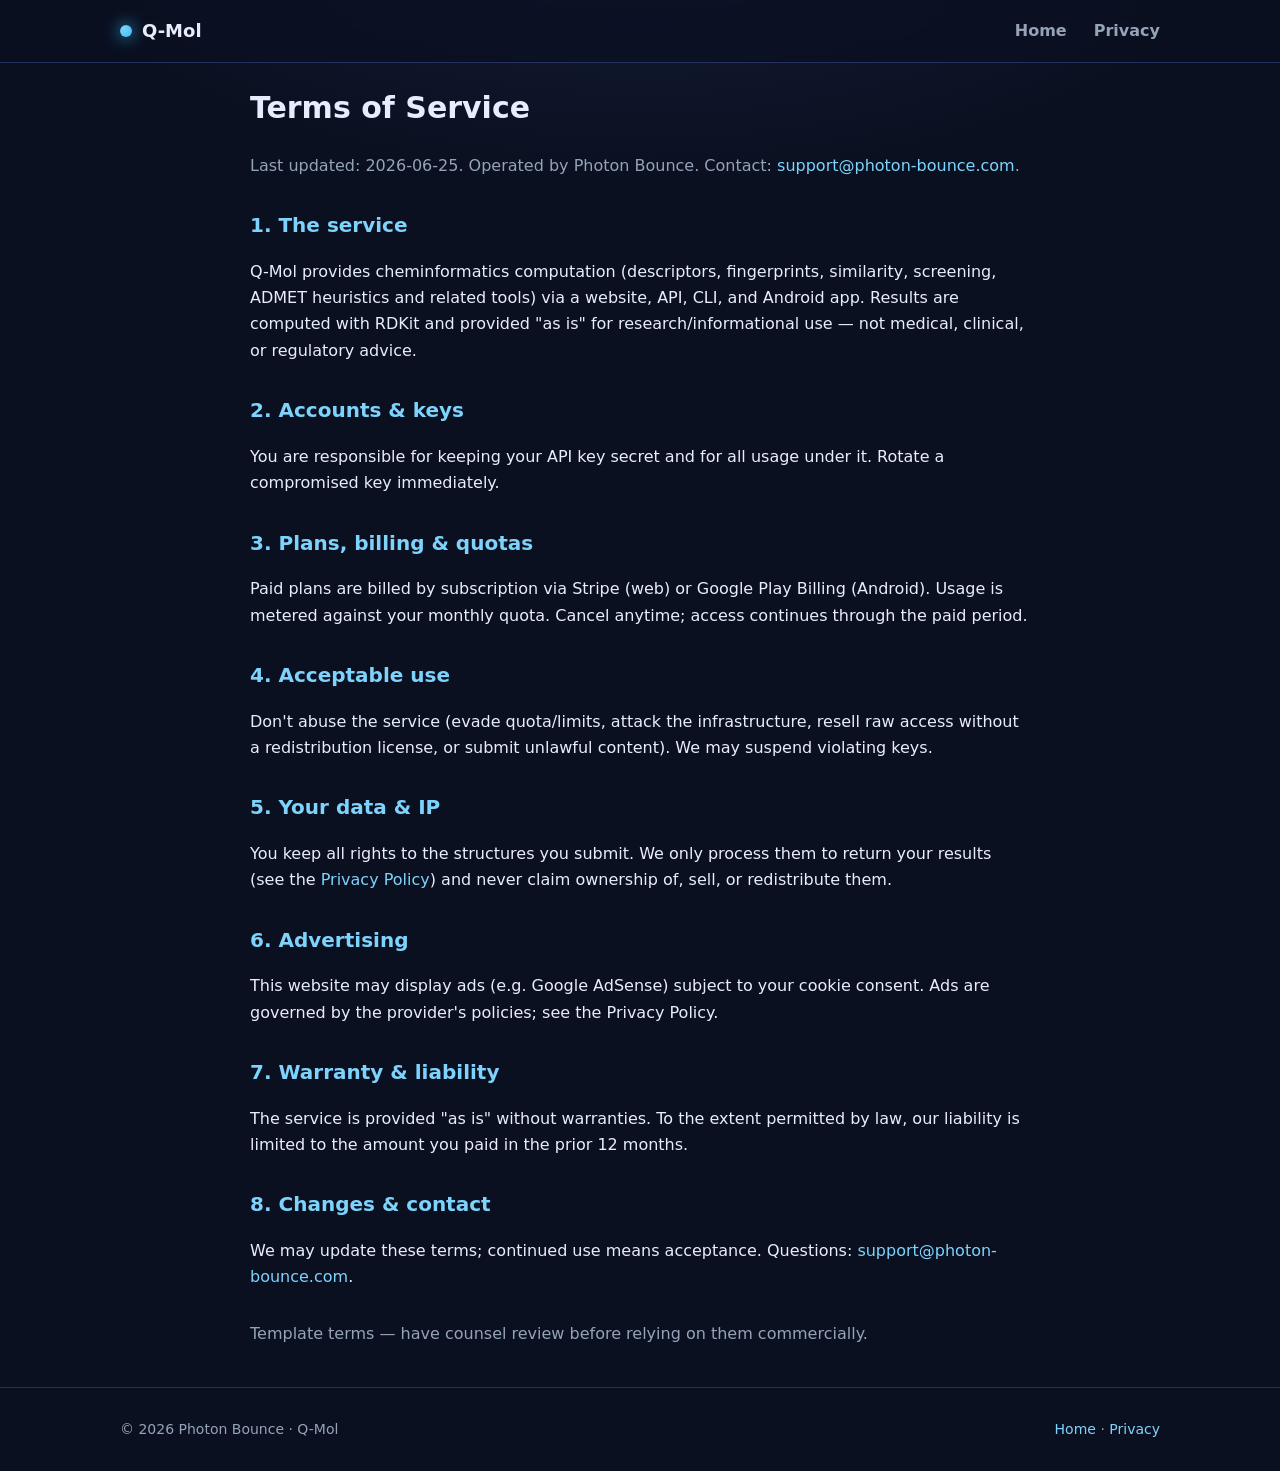
<file: microsite/terms.html>
<!doctype html>
<html lang="en">
<head>
<meta charset="utf-8" />
<meta name="viewport" content="width=device-width, initial-scale=1" />
<title>Q-Mol — Terms of Service</title>
<link rel="icon" href="data:image/svg+xml,%3Csvg xmlns=%27http://www.w3.org/2000/svg%27 viewBox=%270 0 32 32%27%3E%3Ccircle cx=%2716%27 cy=%2716%27 r=%2713%27 fill=%27%2338bdf8%27/%3E%3C/svg%3E" />
<link rel="stylesheet" href="assets/styles.css" />
</head>
<body>
<header class="nav"><div class="container">
  <a class="brand" href="index.html" style="color:inherit"><span class="dot"></span> Q-Mol</a>
  <nav><a href="index.html">Home</a> <a href="privacy.html">Privacy</a></nav>
</div></header>

<main class="container doc">
  <h1>Terms of Service</h1>
  <p style="color:var(--muted)">Last updated: 2026-06-25. Operated by Photon Bounce.
    Contact: <a href="mailto:support@photon-bounce.com">support@photon-bounce.com</a>.</p>

  <h2>1. The service</h2>
  <p>Q-Mol provides cheminformatics computation (descriptors, fingerprints, similarity, screening,
     ADMET heuristics and related tools) via a website, API, CLI, and Android app. Results are
     computed with RDKit and provided "as is" for research/informational use — not medical,
     clinical, or regulatory advice.</p>

  <h2>2. Accounts &amp; keys</h2>
  <p>You are responsible for keeping your API key secret and for all usage under it. Rotate a
     compromised key immediately.</p>

  <h2>3. Plans, billing &amp; quotas</h2>
  <p>Paid plans are billed by subscription via Stripe (web) or Google Play Billing (Android).
     Usage is metered against your monthly quota. Cancel anytime; access continues through the paid
     period.</p>

  <h2>4. Acceptable use</h2>
  <p>Don't abuse the service (evade quota/limits, attack the infrastructure, resell raw access
     without a redistribution license, or submit unlawful content). We may suspend violating keys.</p>

  <h2>5. Your data &amp; IP</h2>
  <p>You keep all rights to the structures you submit. We only process them to return your results
     (see the <a href="privacy.html">Privacy Policy</a>) and never claim ownership of, sell, or
     redistribute them.</p>

  <h2>6. Advertising</h2>
  <p>This website may display ads (e.g. Google AdSense) subject to your cookie consent. Ads are
     governed by the provider's policies; see the Privacy Policy.</p>

  <h2>7. Warranty &amp; liability</h2>
  <p>The service is provided "as is" without warranties. To the extent permitted by law, our
     liability is limited to the amount you paid in the prior 12 months.</p>

  <h2>8. Changes &amp; contact</h2>
  <p>We may update these terms; continued use means acceptance. Questions:
     <a href="mailto:support@photon-bounce.com">support@photon-bounce.com</a>.</p>

  <p style="color:var(--muted);margin-top:30px">Template terms — have counsel review before
    relying on them commercially.</p>
</main>

<footer><div class="container">
  <div>© 2026 Photon Bounce · Q-Mol</div>
  <div><a href="index.html">Home</a> · <a href="privacy.html">Privacy</a></div>
</div></footer>
</body>
</html>
</file>
<file: microsite/assets/styles.css>
:root {
  --bg: #0b1020;
  --bg2: #121a2e;
  --card: #131a33;
  --line: #24305e;
  --ink: #e8ecff;
  --muted: #94a3b8;
  --brand: #38bdf8;
  --brand2: #7dd3fc;
  --accent: #a7f3d0;
  --radius: 14px;
}
* { box-sizing: border-box; }
html { scroll-behavior: smooth; }
body {
  margin: 0;
  font: 16px/1.65 ui-sans-serif, system-ui, "Segoe UI", Roboto, Arial, sans-serif;
  background: radial-gradient(1200px 600px at 50% -10%, #16213f 0%, var(--bg) 55%);
  color: var(--ink);
  -webkit-font-smoothing: antialiased;
}
a { color: var(--brand2); text-decoration: none; }
a:hover { text-decoration: underline; }
.container { max-width: 1080px; margin: 0 auto; padding: 0 20px; }

/* nav */
header.nav {
  position: sticky; top: 0; z-index: 20;
  backdrop-filter: blur(10px);
  background: rgba(11,16,32,.72);
  border-bottom: 1px solid var(--line);
}
.nav .container { display: flex; align-items: center; justify-content: space-between; height: 62px; }
.brand { display: flex; align-items: center; gap: 10px; font-weight: 800; font-size: 18px; }
.brand .dot { width: 12px; height: 12px; border-radius: 50%;
  background: radial-gradient(circle at 30% 30%, var(--brand2), var(--brand)); box-shadow: 0 0 16px var(--brand); }
.nav nav a { color: var(--muted); margin-left: 22px; font-weight: 600; }
.nav nav a:hover { color: var(--ink); text-decoration: none; }

/* buttons */
.btn { display: inline-flex; align-items: center; gap: 8px; padding: 12px 18px; border-radius: 10px;
  font-weight: 700; cursor: pointer; border: 1px solid transparent; }
.btn.primary { background: linear-gradient(135deg, var(--brand), #4f7cff); color: #001018; }
.btn.ghost { background: transparent; border-color: var(--line); color: var(--ink); }
.btn:hover { text-decoration: none; transform: translateY(-1px); }

/* hero */
.hero { padding: 80px 0 40px; text-align: center; }
.hero h1 { font-size: clamp(34px, 6vw, 58px); line-height: 1.05; margin: 0 0 16px; letter-spacing: -.02em; }
.hero h1 .grad { background: linear-gradient(120deg, var(--brand2), var(--accent)); -webkit-background-clip: text; background-clip: text; color: transparent; }
.hero p.sub { font-size: 19px; color: var(--muted); max-width: 680px; margin: 0 auto 26px; }
.cta-row { display: flex; gap: 14px; justify-content: center; flex-wrap: wrap; }
.play-badge { display: inline-flex; align-items: center; gap: 10px; background: #000; border: 1px solid #333;
  color: #fff; padding: 10px 18px; border-radius: 12px; }
.play-badge small { display: block; font-size: 10px; color: #bbb; text-transform: uppercase; letter-spacing: .08em; }
.play-badge b { font-size: 18px; line-height: 1; }

/* sections */
section { padding: 56px 0; }
h2.section { font-size: 30px; text-align: center; margin: 0 0 8px; }
p.lead { text-align: center; color: var(--muted); max-width: 620px; margin: 0 auto 36px; }

.grid { display: grid; grid-template-columns: repeat(auto-fit, minmax(230px, 1fr)); gap: 18px; }
.card { background: var(--card); border: 1px solid var(--line); border-radius: var(--radius); padding: 22px; }
.card h3 { margin: 0 0 6px; color: var(--brand2); font-size: 18px; }
.card p { margin: 0; color: var(--muted); font-size: 15px; }

.shot { width: 100%; border-radius: var(--radius); border: 1px solid var(--line); display: block; }
.split { display: grid; grid-template-columns: 1fr 1fr; gap: 36px; align-items: center; }
@media (max-width: 820px) { .split { grid-template-columns: 1fr; } }

/* pricing */
.price { display: grid; grid-template-columns: repeat(auto-fit, minmax(200px,1fr)); gap: 16px; }
.tier { background: var(--card); border: 1px solid var(--line); border-radius: var(--radius); padding: 22px; text-align: center; }
.tier.feat { border-color: var(--brand); box-shadow: 0 0 0 1px var(--brand) inset; }
.tier .amt { font-size: 34px; font-weight: 800; margin: 8px 0; }
.tier .amt span { font-size: 14px; color: var(--muted); font-weight: 500; }
.tier ul { list-style: none; padding: 0; margin: 14px 0 0; color: var(--muted); font-size: 14px; }
.tier li { padding: 5px 0; border-top: 1px solid var(--line); }

/* ad slots */
.ad-slot { margin: 28px auto; max-width: 970px; min-height: 90px; display: flex; align-items: center; justify-content: center;
  border: 1px dashed var(--line); border-radius: 10px; color: #54618f; font-size: 13px; background: #0e1530; }

/* doc pages */
.doc { max-width: 820px; }
.doc h1 { font-size: 30px; }
.doc h2 { color: var(--brand2); margin-top: 30px; font-size: 20px; }
.doc table { width: 100%; border-collapse: collapse; margin: 12px 0; }
.doc th, .doc td { text-align: left; padding: 8px 10px; border-bottom: 1px solid var(--line); vertical-align: top; }
.doc code { background: var(--bg2); padding: 1px 5px; border-radius: 5px; }

footer { border-top: 1px solid var(--line); padding: 30px 0; color: var(--muted); font-size: 14px; margin-top: 40px; }
footer .container { display: flex; justify-content: space-between; flex-wrap: wrap; gap: 12px; }

/* ---- web app (app.html) ---- */
.app-main { padding: 34px 0 60px; }
.panel { background: var(--card); border: 1px solid var(--line); border-radius: var(--radius); padding: 22px; margin: 0 0 20px; }
.panel h2 { margin: 0 0 4px; font-size: 20px; }
.panel .hint { color: var(--muted); font-size: 14px; margin: 0 0 14px; }
label.fld { display: block; font-size: 13px; color: var(--muted); margin: 0 0 6px; font-weight: 600; }
input.in, textarea.in, select.in {
  width: 100%; background: var(--bg2); border: 1px solid var(--line); color: var(--ink);
  border-radius: 10px; padding: 11px 12px; font: inherit; }
textarea.in { min-height: 96px; resize: vertical; font-family: ui-monospace, SFMono-Regular, Menlo, monospace; font-size: 14px; }
.row { display: flex; gap: 12px; flex-wrap: wrap; align-items: flex-end; }
.row > * { flex: 1 1 auto; }
.row .grow { flex: 3 1 240px; }
.muted { color: var(--muted); }
.pill { display: inline-block; background: var(--bg2); border: 1px solid var(--line); border-radius: 999px;
  padding: 3px 12px; font-size: 13px; color: var(--brand2); }
.err { color: #fca5a5; font-size: 14px; margin: 10px 0 0; }
.ok { color: var(--accent); font-size: 14px; margin: 10px 0 0; }
.tablewrap { overflow-x: auto; margin-top: 14px; border: 1px solid var(--line); border-radius: 10px; }
table.res { width: 100%; border-collapse: collapse; font-size: 14px; }
table.res th, table.res td { text-align: left; padding: 8px 12px; border-bottom: 1px solid var(--line); white-space: nowrap; }
table.res th { background: var(--bg2); color: var(--brand2); position: sticky; top: 0; }
table.res tbody tr:hover { background: rgba(56,189,248,.05); }
.spin { display: inline-block; width: 16px; height: 16px; border: 2px solid var(--line); border-top-color: var(--brand);
  border-radius: 50%; animation: sp 0.7s linear infinite; vertical-align: -3px; }
@keyframes sp { to { transform: rotate(360deg); } }
.small { font-size: 13px; }

/* consent banner */
#consent { position: fixed; bottom: 0; left: 0; right: 0; z-index: 50; background: var(--bg2);
  border-top: 1px solid var(--line); padding: 14px 20px; display: none; }
#consent.show { display: block; }
#consent .container { display: flex; gap: 14px; align-items: center; justify-content: space-between; flex-wrap: wrap; }
#consent p { margin: 0; color: var(--muted); font-size: 14px; }
</file>
